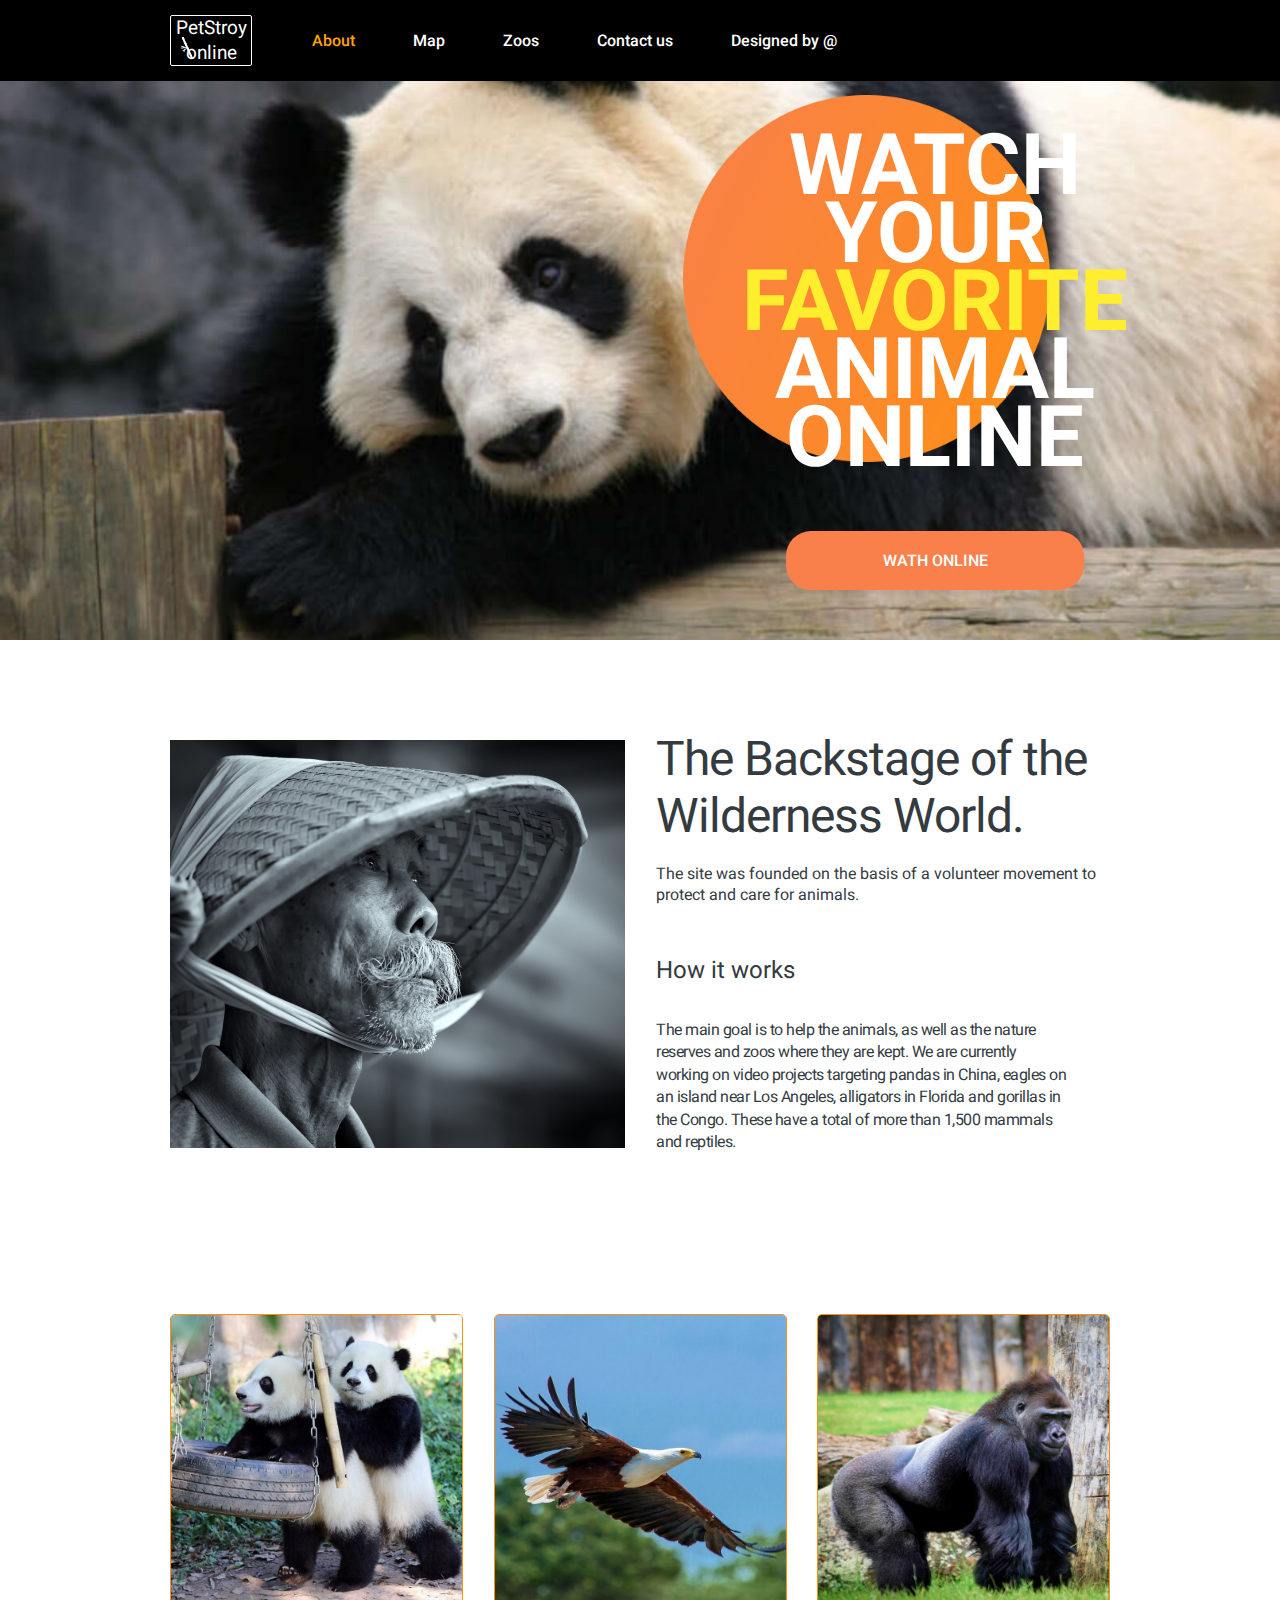
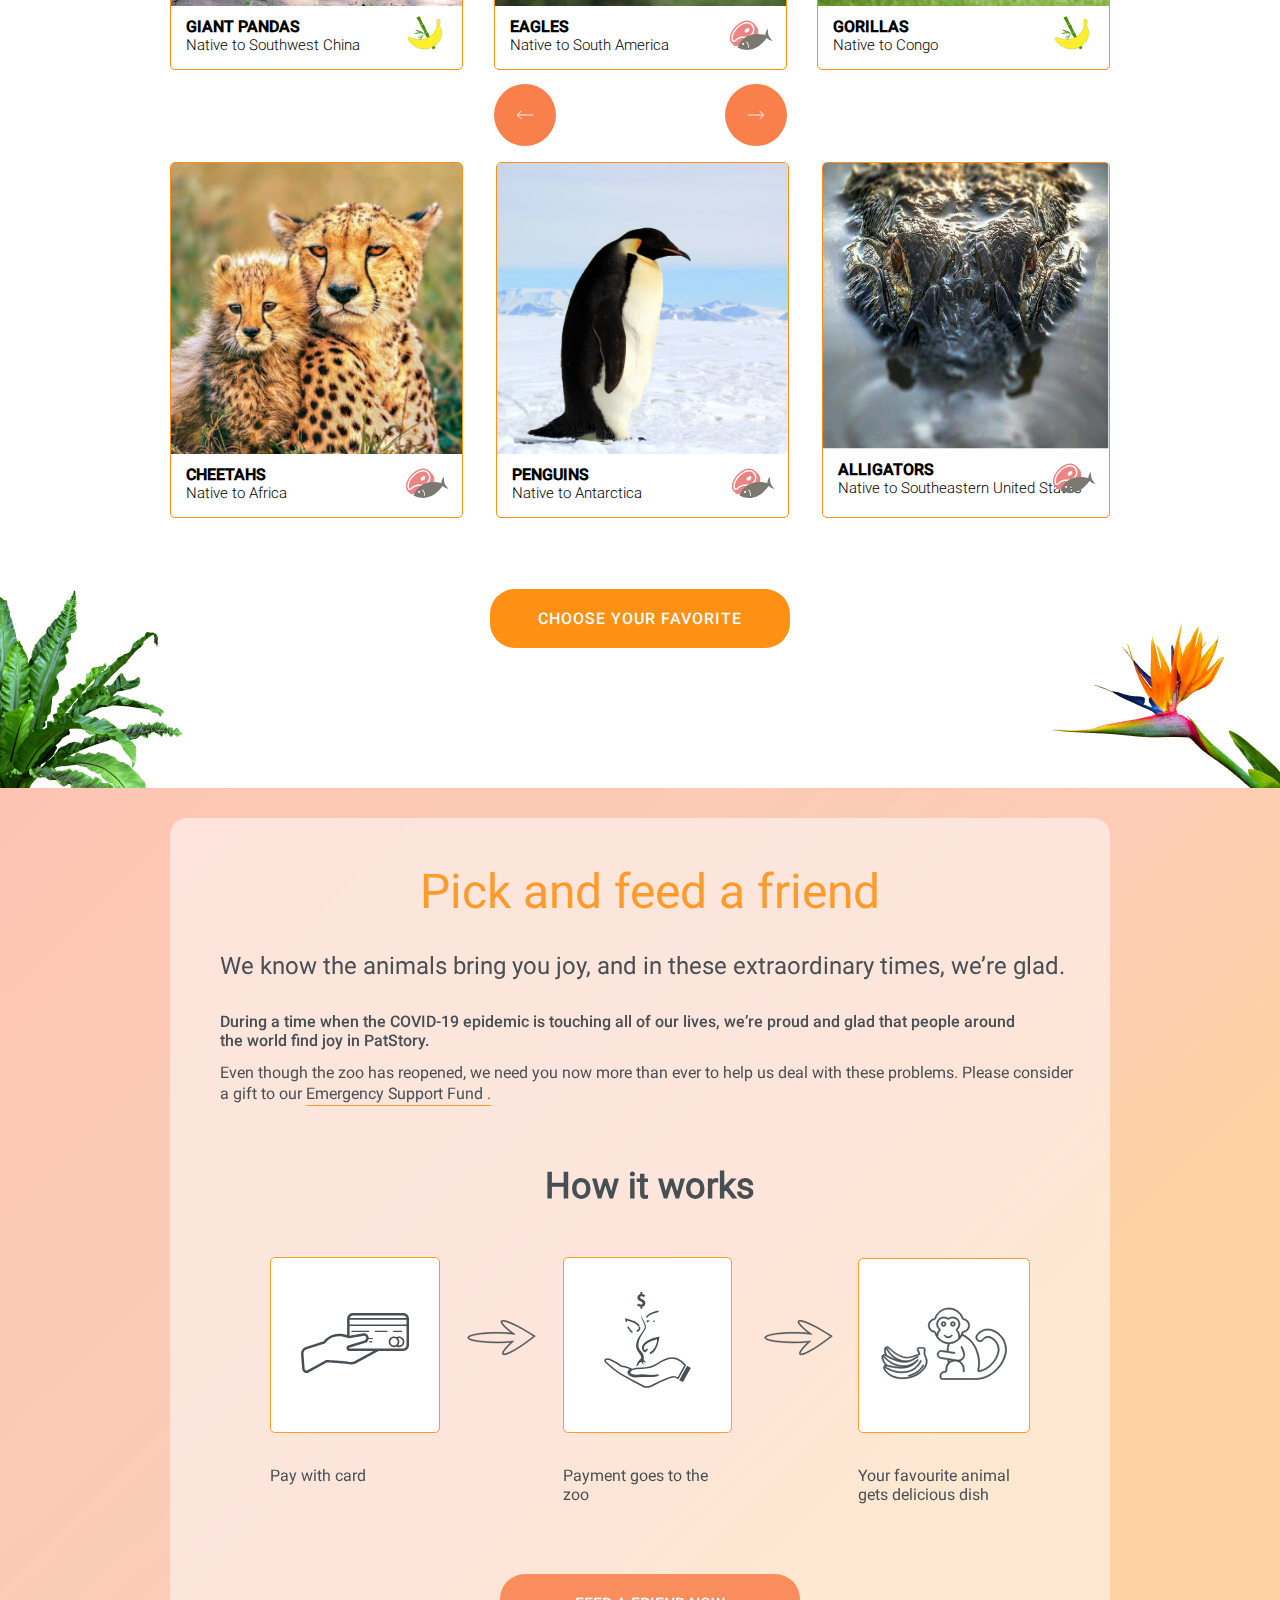
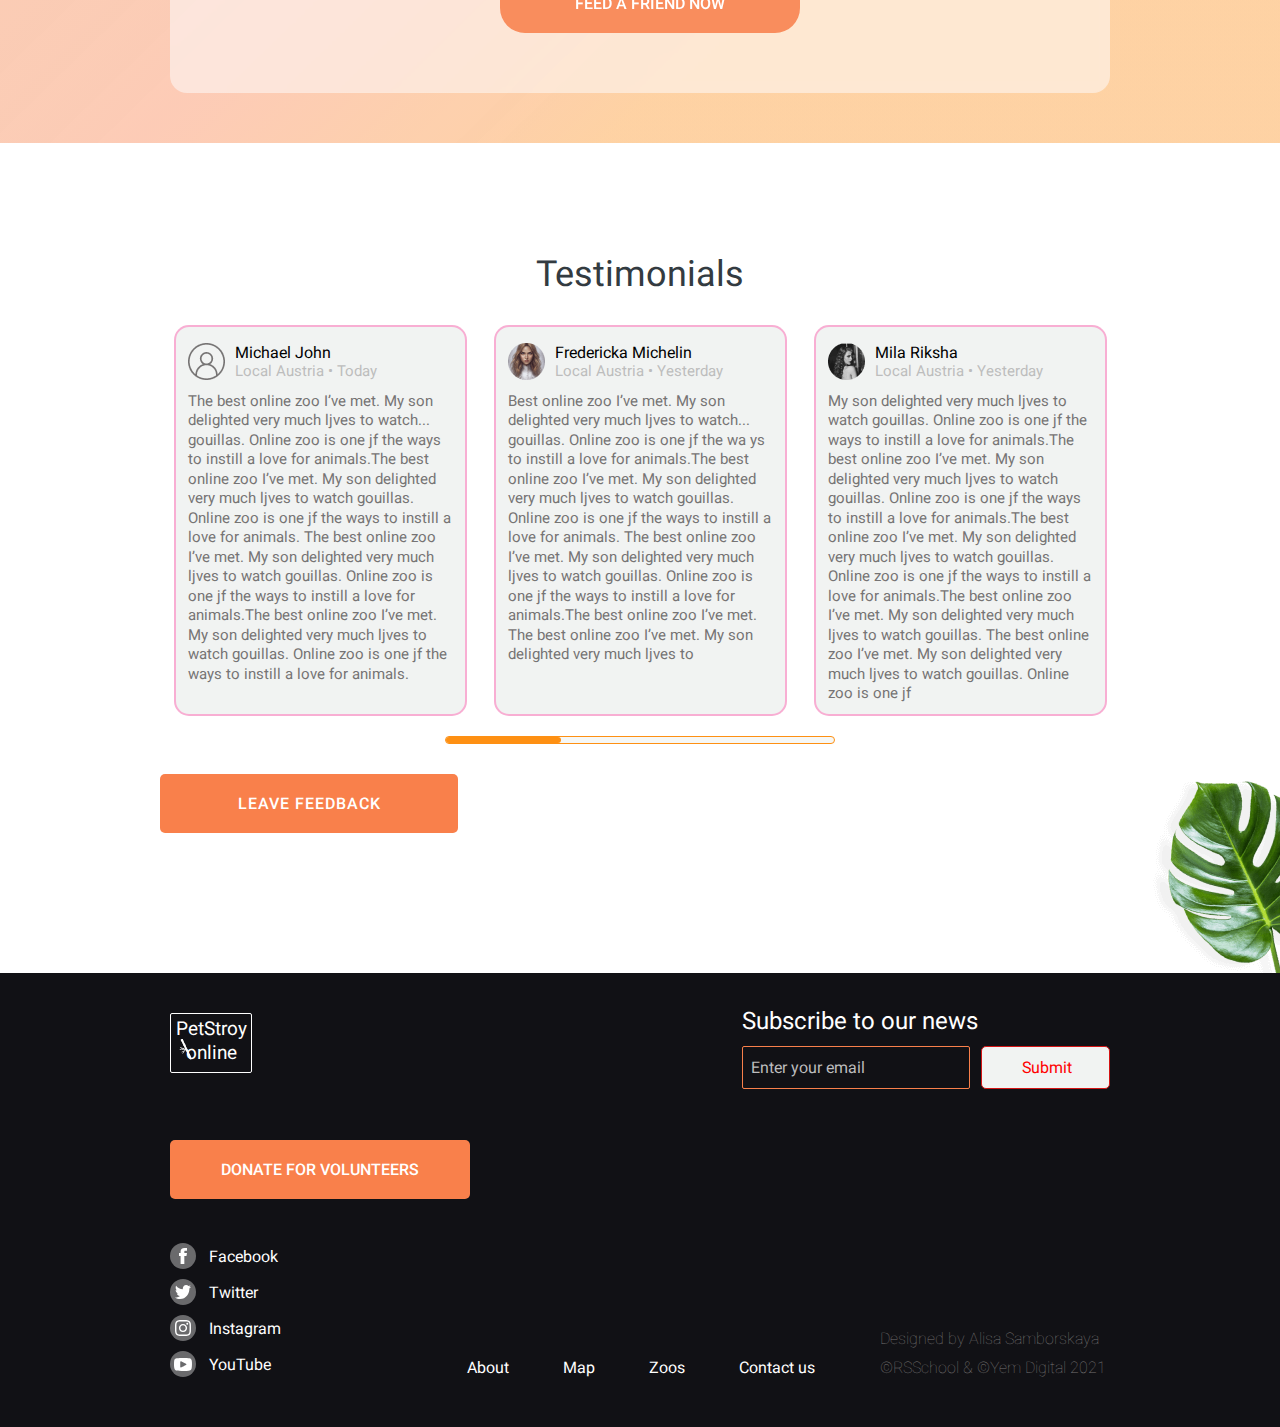
<file: index.html>
<!DOCTYPE html>
<html lang="en">
  <head>
    <meta charset="UTF-8" />
    <meta http-equiv="X-UA-Compatible" content="IE=edge" />
    <meta name="viewport" content="width=device-width, initial-scale=1.0" />
    <title>PetStory online</title>
    <link rel="stylesheet" href="assets/fonts/fonts.css" />
    <link rel="stylesheet" href="css/main.css" />
  </head>
  <body>
    <!--// Header -->
    <div class="header-wrapper">
      <header class="header">
        <div class="container">
          <div class="flex-box">
            <a class="logo" href="#">
              <div class="logo__img">
                <img src="assets/icons/logo.svg" alt="logo icon" />
              </div>
              <h1 class="logo__text">PetStroy online</h1>
            </a>
            <nav>
              <ul class="nav">
                <li class="nav__item">
                  <a class="nav__item-link active" href="#">About</a>
                </li>
                <li class="nav__item">
                  <a
                    class="nav__item-link"
                    href="pages/map/index.html"
                    target="blank"
                    >Map</a
                  >
                </li>
                <li class="nav__item">
                  <a
                    class="nav__item-link"
                    href="../zoos/index.html"
                    target="blank"
                    >Zoos</a
                  >
                </li>
                <li class="nav__item">
                  <a class="nav__item-link" href="#">Contact us</a>
                </li>
                <li class="nav__item">
                  <a
                    class="nav__item-link"
                    href="https://www.figma.com/file/jfEFwkXVj1WRq7sUHDr8os/PetStory-online"
                    target="blank"
                    >Designed by @</a
                  >
                </li>
              </ul>
            </nav>
          </div>
        </div>
      </header>
    </div>
    <!-- Header //-->
    <main>
      <!--// watch-online-->
      <section class="watch-online">
        <div class="container">
          <div class="flex-wrapper">
            <div class="watch-online__content">
              <img
                class="orange-circle"
                src="assets/images/orange.png"
                alt="circle"
              />
              <div class="watch-online__text">
                <h2 class="watch-online__text-title">Watch your</h2>
                <span class="important-text" style="color: rgb(255, 238, 46, 1)"
                  >favorite</span
                >
                <h2 class="watch-online__text-title">animal online</h2>
              </div>
              <a
                class="watch-online__btn"
                href="../zoos/index.html"
                target="blank"
                >wath online</a
              >
            </div>
          </div>
        </div>
      </section>
      <!-- watch-online//-->
      <!--// Features -->
      <div class="flower">
        <section class="features">
          <div class="container">
            <div class="features__content">
              <div class="features__img">
                <img
                  class="cap-small"
                  src="assets/images/bamboo-cap-small.jpg"
                  alt="
              grandfather bamboo"
                />
                <img
                  class="cap-big"
                  src="assets/images/bamboo-cap-desc.jpg"
                  alt="
              grandfather bamboo"
                />
              </div>
              <a class="features__btn" href="../zoos/index.html" target="blank"
                >wath online</a
              >
              <div class="features__text-content">
                <h3 class="features__title">
                  The Backstage of the Wilderness World.
                </h3>
                <p class="features__subtitle">
                  The site was founded on the basis of a volunteer movement to
                  protect and care for animals.
                </p>
                <h4 class="features__desc-title">How it works</h4>
                <p class="features__desc-subtitle">
                  The main goal is to help the animals, as well as the nature
                  reserves and zoos where they are kept. We are currently
                  working on video projects targeting pandas in China, eagles on
                  an island near Los Angeles, alligators in Florida and gorillas
                  in the Congo. These have a total of more than 1,500 mammals
                  and reptiles.
                </p>
              </div>
            </div>
          </div>
        </section>
      </div>
      <!-- Features //-->
      <!--// Cards -->
      <div class="ornamental-plant">
        <section class="animal-cards palm">
          <div class="container">
            <div class="inner">
              <div class="animal-cards__wrapper">
                <div class="animal-cards__item">
                  <div class="animal-cards__img-wrapper">
                    <img
                      class="animal-cards__img"
                      src="assets/images/panda.jpg"
                      alt="panda"
                    />
                  </div>
                  <div class="text-info">
                    <h3 class="animal-cards__name">Giant Pandas</h3>
                    <p class="animal-cards__location">
                      Native to Southwest China
                      <img
                        class="animal-cards__food-icons"
                        src="assets/icons/banana-bamboo_icon.svg"
                        alt="banana-bamboo_icon"
                      />
                    </p>
                  </div>
                </div>
                <div class="animal-cards__item">
                  <img
                    class="animal-cards__img"
                    src="assets/images/eagle.jpg"
                    alt="eagle"
                  />
                  <div class="text-info">
                    <h3 class="animal-cards__name">Eagles</h3>
                    <p class="animal-cards__location">
                      Native to South America
                      <img
                        class="animal-cards__food-icons"
                        src="assets/icons/meet-fish_icon.svg"
                        alt="meet-fish_icon"
                      />
                    </p>
                  </div>
                </div>
                <div class="animal-cards__item">
                  <img
                    class="animal-cards__img"
                    src="assets/images/monkey.jpg"
                    alt="monkey"
                  />

                  <div class="text-info">
                    <h3 class="animal-cards__name">Gorillas</h3>
                    <p class="animal-cards__location">
                      Native to Congo
                      <img
                        class="animal-cards__food-icons"
                        src="assets/icons/banana-bamboo_icon.svg"
                        alt="banana-bamboo_icon"
                      />
                    </p>
                  </div>
                </div>
                <div
                  class="animal-cards__item none animal-cards__item--none sloth"
                >
                  <img
                    class="animal-cards__img"
                    src="assets/images/sloth.jpg"
                    alt="sloth"
                  />
                  <div class="text-info">
                    <h3 class="animal-cards__name">Two-Toed Sloth</h3>
                    <p class="animal-cards__location">
                      Mesoamerica, South America
                      <img
                        class="animal-cards__food-icons"
                        src="assets/icons/banana-bamboo_icon.svg"
                        alt="banana-bamboo_icon"
                      />
                    </p>
                  </div>
                </div>
                <div class="animal-cards__item animal-cards__item--none">
                  <img
                    class="animal-cards__img"
                    src="assets/images/leopard.jpg"
                    alt="leopard"
                  />
                  <div class="text-info">
                    <h3 class="animal-cards__name">Cheetahs</h3>
                    <p class="animal-cards__location">
                      Native to Africa
                      <img
                        class="animal-cards__food-icons"
                        src="assets/icons/meet-fish_icon.svg"
                        alt="meet-fish_icon"
                      />
                    </p>
                  </div>
                </div>
                <div class="animal-cards__item animal-cards__item--none">
                  <div class="animal-cards__pic-wrap">
                    <img
                      class="animal-cards__img"
                      src="assets/images/penguin.jpg"
                      alt="penguin"
                    />
                  </div>
                  <div class="text-info">
                    <h3 class="animal-cards__name">Penguins</h3>
                    <p class="animal-cards__location">
                      Native to Antarctica
                      <img
                        class="animal-cards__food-icons"
                        src="assets/icons/meet-fish_icon.svg"
                        alt="meet-fish_ico"
                      />
                    </p>
                  </div>
                </div>
                <div class="animal-cards__item d-none">
                  <div class="animal-cards__pic-wrap">
                    <img
                      class="animal-cards__img"
                      src="assets/images/crocodile.jpg"
                      alt="crocodile"
                    />
                  </div>
                  <div class="text-info">
                    <h3 class="animal-cards__name">Alligators</h3>
                    <p class="animal-cards__location">
                      Native to Southeastern United States
                      <img
                        class="animal-cards__food-icons"
                        src="assets/icons/meet-fish_icon.svg"
                        alt="meet-fish_ico"
                      />
                    </p>
                  </div>
                </div>
              </div>
            </div>
            <div class="animal-cards__btn-wrapper">
              <a
                class="animal-cards__btn"
                href="/online-zoo/pages/map/index.html"
                target="blank"
                >choose your favorite</a
              >
            </div>
          </div>
        </section>
      </div>
      <!-- Cards //-->
      <section class="feed-animals">
        <div class="container bg-color">
          <div class="arrow-wrapper">
            <h2 class="feed-animals__title">Pick and feed a friend</h2>
            <div class="text-wrapper">
              <h4 class="feed-animals__slogan">
                We know the animals bring you joy, and in these extraordinary
                times, we’re glad.
              </h4>
              <strong class="feed-animals__covid-team"
                >During a time when the COVID-19 epidemic is touching all of our
                lives, we’re proud and glad that people around the world find
                joy in PatStory.</strong
              >
              <p class="feed-animals__subtitle">
                Even though the zoo has reopened, we need you now more than ever
                to help us deal with these problems. Please consider a gift to
                our
                <a
                  class="feed-animals__link"
                  href="/online-zoo/pages/donations/index.html"
                  target="blank"
                  >Emergency Support Fund .</a
                >
              </p>
            </div>
            <h2 class="feed-animals__widget-title">How it works</h2>
            <div class="feed-animals__flex">
              <div class="feed-animals__widget feed-animals__widget--mb">
                <div class="feed-animals__icons--pay">
                  <img src="assets/icons/pay.svg" alt="pay" />
                </div>
                <p class="feed-animals__widget-text">Pay with card</p>
              </div>
              <div class="feed-animals__widget">
                <div class="feed-animals__icons--zoo">
                  <img src="assets/icons/zoo.svg" alt="zoo" />
                </div>
                <p class="feed-animals__widget-text">Payment goes to the zoo</p>
              </div>
              <div class="feed-animals__widget">
                <div class="feed-animals__icons--monkey">
                  <img src="assets/icons/monkey.svg" alt="monkey" />
                </div>
                <p class="feed-animals__widget-text">
                  Your favourite animal gets delicious dish
                </p>
              </div>
            </div>
            <div class="feed-animals__btn-wrap">
              <a href="#" class="feed-animals__btn"> Feed a friend now </a>
            </div>
          </div>
        </div>
      </section>
      <section class="testimonials leav-photo">
        <h2 class="testimonials__title">Testimonials</h2>
        <div class="container container--padding-no">
          <div class="testimonials__wrapper">
            <div class="testimonials__user-review-card">
              <img
                class="testimonials__user-icon"
                src="assets/images/user_icon.png"
                alt="user-avatar"
              />
              <div class="testimonials__user-info">
                <span class="testimonials__user-name">Michael John</span>
                <span class="testimonials__user-location"
                  >Local Austria • Today</span
                >
              </div>
              <p class="testimonials__user-comment">
                The best online zoo I’ve met. My son delighted very much ljves
                to watch... gouillas. Online zoo is one jf the ways to instill a
                love for animals.The best online zoo I’ve met. My son delighted
                very much ljves to watch gouillas. Online zoo is one jf the ways
                to instill a love for animals. The best online zoo I’ve met. My
                son delighted very much ljves to watch gouillas. Online zoo is
                one jf the ways to instill a love for animals.The best online
                zoo I’ve met. My son delighted very much ljves to watch
                gouillas. Online zoo is one jf the ways to instill a love for
                animals.
              </p>
            </div>
            <div
              class="testimonials__user-review-card testimonials__user-review-card--d-none"
            >
              <img
                class="testimonials__user-icon"
                src="assets/images/oskar.png"
                alt="user-avatar"
              />
              <div class="testimonials__user-info">
                <span class="testimonials__user-name">Oskar Samborsky</span>
                <span class="testimonials__user-location"
                  >Local Austria • Yesterday</span
                >
              </div>
              <p class="testimonials__user-comment">
                Online zoo is one jf the ways to instill a love for animals.The
                best online zoo I’ve met. My son delighted very much ljves to
                watch gouillas. Online zoo is one jf the ways to instill a love
                for animals.The best online zoo I’ve met. My son delighted very
                much ljves to watch gouillas. The best online zoo I’ve met. My
                son delighted very much ljves to watch gouillas. Online zoo is
                one jf the ways to instill a love for animals.The best online
                zoo I’ve met. My son delighted very much ljves to watch
                gouillas. Online zoo is one jf the ways to instill a love fo
              </p>
            </div>
            <div class="testimonials__user-review-card">
              <img
                class="testimonials__user-icon"
                src="assets/images/fredericka.png"
                alt="avatar"
              />
              <div class="testimonials__user-info">
                <span class="testimonials__user-name">Fredericka Michelin</span>
                <span class="testimonials__user-location"
                  >Local Austria • Yesterday</span
                >
              </div>
              <p class="testimonials__user-comment">
                Best online zoo I’ve met. My son delighted very much ljves to
                watch... gouillas. Online zoo is one jf the wa ys to instill a
                love for animals.The best online zoo I’ve met. My son delighted
                very much ljves to watch gouillas. Online zoo is one jf the ways
                to instill a love for animals. The best online zoo I’ve met. My
                son delighted very much ljves to watch gouillas. Online zoo is
                one jf the ways to instill a love for animals.The best online
                zoo I’ve met. The best online zoo I’ve met. My son delighted
                very much ljves to
              </p>
            </div>
            <div class="testimonials__user-review-card">
              <img
                class="testimonials__user-icon"
                src="assets/images/mila.png"
                alt="user-avatar"
              />
              <div class="testimonials__user-info">
                <span class="testimonials__user-name">Mila Riksha</span>
                <span class="testimonials__user-location"
                  >Local Austria • Yesterday</span
                >
              </div>
              <p class="testimonials__user-comment">
                My son delighted very much ljves to watch gouillas. Online zoo
                is one jf the ways to instill a love for animals.The best online
                zoo I’ve met. My son delighted very much ljves to watch
                gouillas. Online zoo is one jf the ways to instill a love for
                animals.The best online zoo I’ve met. My son delighted very much
                ljves to watch gouillas. Online zoo is one jf the ways to
                instill a love for animals.The best online zoo I’ve met. My son
                delighted very much ljves to watch gouillas. The best online zoo
                I’ve met. My son delighted very much ljves to watch gouillas.
                Online zoo is one jf
              </p>
            </div>
          </div>
          <div class="line-csroll">
            <input
              class="input-line-csroll"
              type="range"
              value="0"
              min="0"
              max="100"
            />
          </div>
          <div class="testimonials__btn-wrap">
            <a href="#" class="testimonials__leave-feedback-btn"
              >leave feedback</a
            >
          </div>
        </div>
      </section>
      <div class="footer-wrapper">
        <footer class="footer">
          <div class="container">
            <div class="footer__top-row">
              <div class="footer__column">
                <a class="footer__logo" href="#">
                  <div class="footer__logo__img">
                    <img src="assets/icons/logo.svg" alt="logo-icon" />
                  </div>
                  <div class="footer__logo__text">PetStroy online</div>
                </a>
                <div class="social-icons social-icons--top-list-640">
                  <ul class="social-icons__list">
                    <li class="social-icons__list-item">
                      <a
                        class="social-icons__list-item-link"
                        href="https://ru-ru.facebook.com/"
                        target="blank"
                        ><img
                          class="social-icons__list-item-img"
                          src="assets/icons/face-book.svg"
                          alt="facebook"
                        />
                      </a>
                    </li>
                    <li class="social-icons__list-item">
                      <a
                        class="social-icons__list-item-link"
                        href="https://twitter.com/?lang=ru"
                        target="blank"
                        ><img
                          class="social-icons__list-item-img"
                          src="assets/icons/twitter.svg"
                          alt="twitter"
                        />
                      </a>
                    </li>
                    <li class="social-icons__list-item">
                      <a
                        class="social-icons__list-item-link"
                        href="https://www.instagram.com/"
                        target="blank"
                        ><img
                          src="assets/icons/instagramm.svg"
                          alt="instagram"
                        />
                      </a>
                    </li>
                    <li class="social-icons__list-item">
                      <a
                        class="social-icons__list-item-link"
                        href="https://www.youtube.com/"
                        target="blank"
                        ><img
                          class="social-icons__list-item-img"
                          src="assets/icons/yuo-tube.svg"
                          alt="you tube"
                        />
                      </a>
                    </li>
                  </ul>
                </div>
                <a
                  class="footer__donation-btn--dnone-320px"
                  href="/online-zoo/pages/donations/index.html"
                  target="blank"
                  >donate for volunteers</a
                >
              </div>
              <div class="form">
                <h3 class="form__title">Subscribe to our news</h3>
                <form action="">
                  <input
                    class="form__input"
                    type="email"
                    placeholder="Enter your email"
                    required
                  />
                  <button class="form__btn" type="submit">Submit</button>
                </form>
              </div>
              <div class="social-icons social-icons--top-list">
                <ul class="social-icons__list">
                  <li class="social-icons__list-item">
                    <a
                      class="social-icons__list-item-link"
                      href="https://ru-ru.facebook.com/"
                      target="blank"
                      ><img
                        class="social-icons__list-item-img"
                        src="assets/icons/face-book.svg"
                        alt="facebook"
                      />
                    </a>
                  </li>
                  <li class="social-icons__list-item">
                    <a
                      class="social-icons__list-item-link"
                      href="https://twitter.com/?lang=ru"
                      target="blank"
                      ><img
                        class="social-icons__list-item-img"
                        src="assets/icons/twitter.svg"
                        alt="twitter"
                      />
                    </a>
                  </li>
                  <li class="social-icons__list-item">
                    <a
                      class="social-icons__list-item-link"
                      href="https://www.instagram.com/"
                      target="blank"
                      ><img src="assets/icons/instagramm.svg" alt="instagram" />
                    </a>
                  </li>
                  <li class="social-icons__list-item">
                    <a
                      class="social-icons__list-item-link"
                      href="https://www.youtube.com/"
                      target="blank"
                      ><img
                        class="social-icons__list-item-img"
                        src="assets/icons/yuo-tube.svg"
                        alt="you tube"
                      />
                    </a>
                  </li>
                </ul>
              </div>
            </div>
            <div class="footer__bottom-row">
              <a
                class="footer__donation-btn--dnone-640"
                href="/online-zoo/pages/donations/index.html"
                target="blank"
                >donate for volunteers</a
              >
              <div class="social-icons">
                <ul class="social-icons__list">
                  <li class="social-icons__list-item">
                    <a
                      class="social-icons__list-item-link"
                      href="https://ru-ru.facebook.com/"
                      target="blank"
                      ><img
                        class="social-icons__list-item-img"
                        src="assets/icons/face-book.svg"
                        alt="facebook"
                      />
                      <span class="social-icons__social-icons-name"
                        >Facebook</span
                      ></a
                    >
                  </li>
                  <li class="social-icons__list-item">
                    <a
                      class="social-icons__list-item-link"
                      href="https://twitter.com/?lang=ru"
                      target="blank"
                      ><img
                        class="social-icons__list-item-img"
                        src="assets/icons/twitter.svg"
                        alt="twitter"
                      />
                      <span class="social-icons__social-icons-name"
                        >Twitter</span
                      ></a
                    >
                  </li>
                  <li class="social-icons__list-item">
                    <a
                      class="social-icons__list-item-link"
                      href="https://www.instagram.com/"
                      target="blank"
                      ><img src="assets/icons/instagramm.svg" alt="instagram" />
                      <span class="social-icons__social-icons-name"
                        >Instagram</span
                      ></a
                    >
                  </li>
                  <li class="social-icons__list-item">
                    <a
                      class="social-icons__list-item-link"
                      href="https://www.youtube.com/"
                      target="blank"
                      ><img
                        class="social-icons__list-item-img"
                        src="assets/icons/yuo-tube.svg"
                        alt="you tube"
                      />
                      <span class="social-icons__social-icons-name"
                        >YouTube</span
                      ></a
                    >
                  </li>
                </ul>
              </div>
              <nav class="footer__nav">
                <ul class="footer__nav-list">
                  <li class="footer__list-item">
                    <a href="#">About</a>
                  </li>
                  <li class="footer__list-item">
                    <a href="/online-zoo/pages/map/index.html" target="blank"
                      >Map</a
                    >
                  </li>
                  <li class="footer__list-item">
                    <a href="/online-zoo/pages/zoos/index.html" target="blank"
                      >Zoos</a
                    >
                  </li>
                  <li class="footer__list-item">
                    <a href="https://t.me/locrun">Contact us</a>
                  </li>
                </ul>
              </nav>
              <div class="copy">
                <span class="text">Designed by Alisa Samborskaya</span>
                <span class="text">©RSSchool & ©Yem Digital 2021</span>
              </div>
            </div>
          </div>
        </footer>
      </div>
    </main>
    <script src="main.js"></script>
  </body>
</html>
</file>
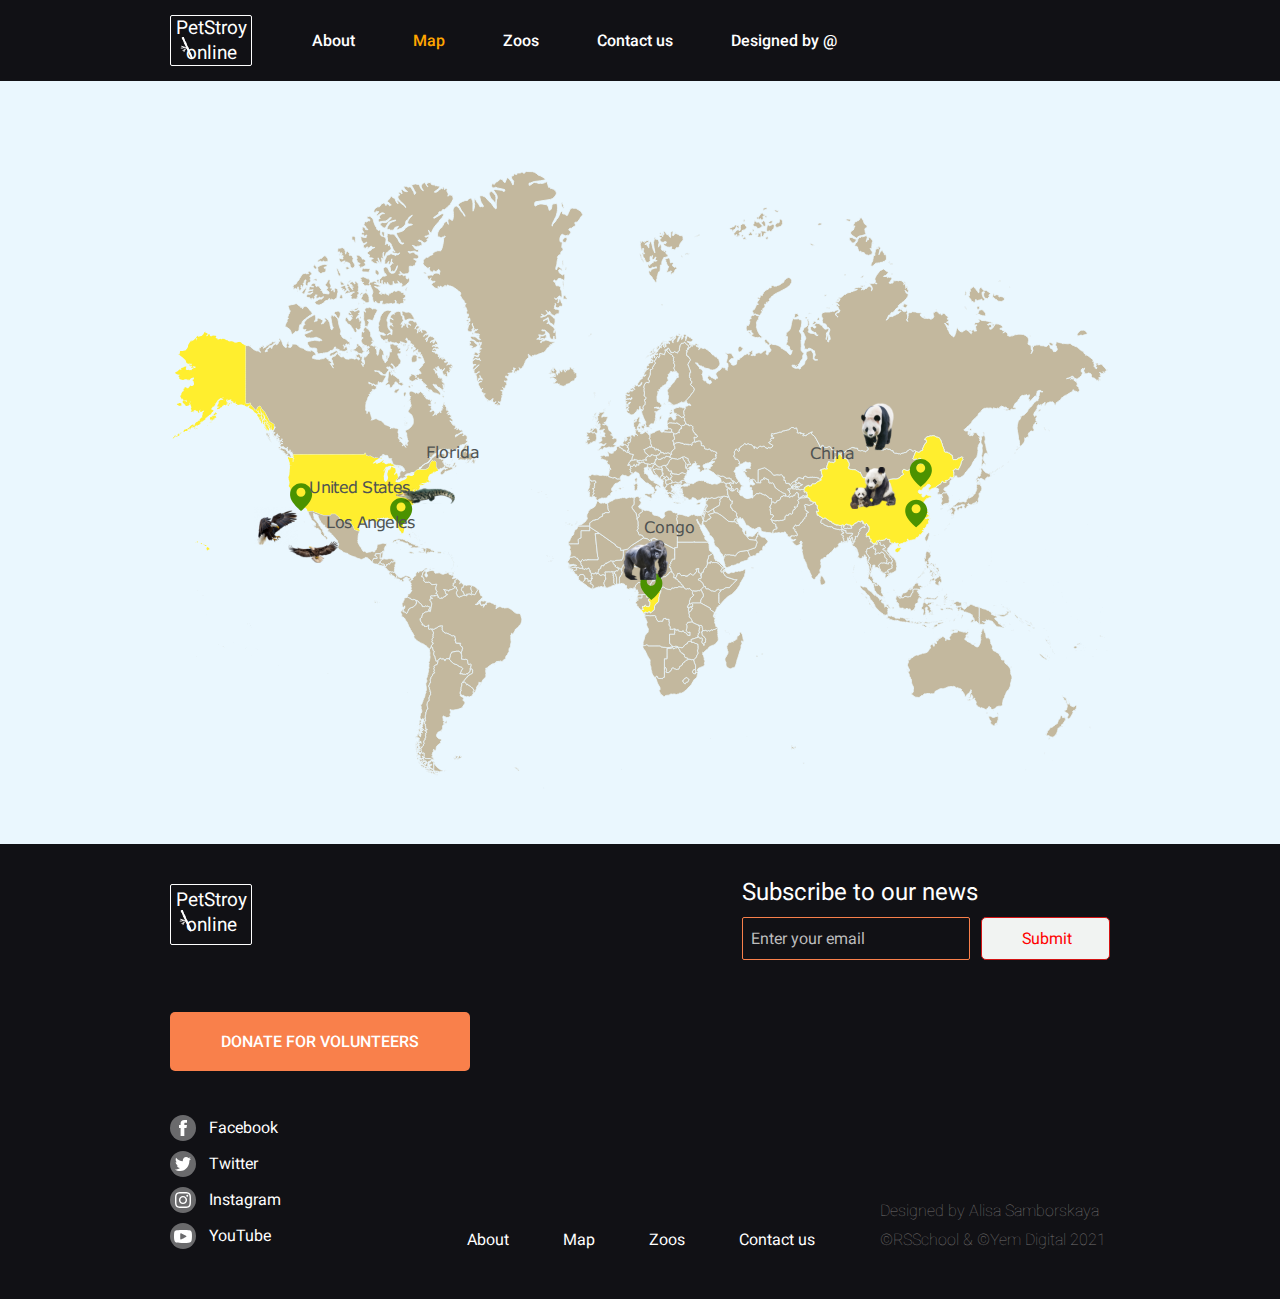
<file: pages/map/index.html>
<!DOCTYPE html>
<html lang="en">
  <head>
    <meta charset="UTF-8" />
    <meta http-equiv="X-UA-Compatible" content="IE=edge" />
    <meta name="viewport" content="width=device-width, initial-scale=1.0" />
    <link rel="stylesheet" href="assets/fonts/fonts.css" />
    <link rel="stylesheet" href="css/main.css" />
    <title>Map</title>
  </head>
  <body>
    <!--// Header -->
    <div class="wrapper">
      <header class="header">
        <div class="container">
          <div class="flex-box">
            <a class="logo" href="#">
              <div class="logo__img">
                <img src="assets/icons/logo.svg" alt="logo icon" />
              </div>
              <h1 class="logo__text">PetStroy online</h1>
            </a>
            <nav>
              <ul class="nav">
                <li class="nav__item">
                  <a class="nav__item-link" href="#">About</a>
                </li>
                <li class="nav__item">
                  <a
                    class="nav__item-link active"
                    href="../map/index.html"
                    target="blank"
                    >Map</a
                  >
                </li>
                <li class="nav__item">
                  <a
                    class="nav__item-link"
                    href="../zoos/index.html"
                    target="blank"
                    >Zoos</a
                  >
                </li>
                <li class="nav__item">
                  <a class="nav__item-link" href="#">Contact us</a>
                </li>
                <li class="nav__item">
                  <a
                    class="nav__item-link"
                    href="https://www.figma.com/file/jfEFwkXVj1WRq7sUHDr8os/PetStory-online"
                    target="blank"
                    >Designed by @</a
                  >
                </li>
              </ul>
            </nav>
          </div>
        </div>
      </header>
    </div>
    <!-- Header //-->
    <main class="main">
      <section class="map-wrapper">
        <div class="home">
          <div class="areal-icon-bg">
            <div class="home__panda">
              <div class="home__country">China</div>
              <img
                class="home__panda-img"
                src="../map/assets/icons/panda.svg"
                alt="panda"
              />
              <img
                class="home__panda-parent-img"
                src="../map/assets/icons/parent-panda.svg"
                alt="panda"
              />
              <span class="tooltip panda">
                <p class="tooltip__name">Giant Panda,</p>
                <p class="tooltip__home">China</p>
                <a class="tooltip__btn" href="#">Whatch online</a>
              </span>
            </div>
            <div class="home__gorillas">
              <div class="home__country--congo">Congo</div>
              <div class="home__gorrilas-img">
                <img src="../map/assets/icons/gorillas.svg" alt="gorillas" />
              </div>
              <span class="tooltip gorillas">
                <p class="tooltip__name">Eastern Gorilla,</p>
                <p class="tooltip__home">Congo</p>
                <a class="tooltip__btn" href="#">Whatch online</a>
              </span>
            </div>
            <div class="home__lonely-crocodile">
              <div class="home__country--florida">Florida</div>
              <div class="home__crocodile-img">
                <img
                  src="../map/assets/icons/lonely-crocodile.svg"
                  alt="lonely-crocodile"
                />
              </div>
              <span class="tooltip crocodile">
                <p class="tooltip__name">Lonely Crocodile,</p>
                <p class="tooltip__home">Florida, USA</p>
                <a class="tooltip__btn" href="#">Whatch online</a>
              </span>
            </div>
            <div class="home__eagle">
              <div class="home__country--USA">
                United States
                <p class="home__sity">Los Angeles</p>
              </div>
              <div class="home__eagle-img">
                <img
                  class="eagle-male"
                  src="../map/assets/icons/eagle1.svg"
                  alt="eagle"
                />
                <img
                  class="eagle-female"
                  src="../map/assets/icons/eagle2.svg"
                  alt="eagle"
                />
              </div>
              <span class="tooltip eagle">
                <p class="tooltip__name">Bald Eagle</p>
                <p class="tooltip__home">United States</p>
                <a class="tooltip__btn" href="#">Whatch online</a>
              </span>
            </div>
          </div>
        </div>
      </section>
    </main>
    <!-- Footer -->
    <div class="wrapper">
      <footer class="footer">
        <div class="container">
          <div class="footer__top-row">
            <div class="footer__column">
              <a class="footer__logo" href="#">
                <div class="footer__logo__img">
                  <img src="assets/icons/logo.svg" alt="logo-icon" />
                </div>
                <div class="footer__logo__text">PetStroy online</div>
              </a>
              <div class="social-icons social-icons--top-list-640">
                <ul class="social-icons__list">
                  <li class="social-icons__list-item">
                    <a
                      class="social-icons__list-item-link"
                      href="https://ru-ru.facebook.com/"
                      target="blank"
                      ><img
                        class="social-icons__list-item-img"
                        src="assets/icons/face-book.svg"
                        alt="facebook"
                      />
                    </a>
                  </li>
                  <li class="social-icons__list-item">
                    <a
                      class="social-icons__list-item-link"
                      href="https://twitter.com/?lang=ru"
                      target="blank"
                      ><img
                        class="social-icons__list-item-img"
                        src="assets/icons/twitter.svg"
                        alt="twitter"
                      />
                    </a>
                  </li>
                  <li class="social-icons__list-item">
                    <a
                      class="social-icons__list-item-link"
                      href="https://www.instagram.com/"
                      target="blank"
                      ><img src="assets/icons/instagramm.svg" alt="instagram" />
                    </a>
                  </li>
                  <li class="social-icons__list-item">
                    <a
                      class="social-icons__list-item-link"
                      href="https://www.youtube.com/"
                      target="blank"
                      ><img
                        class="social-icons__list-item-img"
                        src="assets/icons/yuo-tube.svg"
                        alt="you tube"
                      />
                    </a>
                  </li>
                </ul>
              </div>
              <a
                class="footer__donation-btn--dnone-320px"
                href="/online-zoo/pages/donations/index.html"
                target="blank"
                >donate for volunteers</a
              >
            </div>
            <div class="form">
              <h3 class="form__title">Subscribe to our news</h3>
              <form action="">
                <input
                  class="form__input"
                  type="email"
                  placeholder="Enter your email"
                  required
                />
                <button class="form__btn" type="submit">Submit</button>
              </form>
            </div>
            <div class="social-icons social-icons--top-list">
              <ul class="social-icons__list">
                <li class="social-icons__list-item">
                  <a
                    class="social-icons__list-item-link"
                    href="https://ru-ru.facebook.com/"
                    target="blank"
                    ><img
                      class="social-icons__list-item-img"
                      src="assets/icons/face-book.svg"
                      alt="facebook"
                    />
                  </a>
                </li>
                <li class="social-icons__list-item">
                  <a
                    class="social-icons__list-item-link"
                    href="https://twitter.com/?lang=ru"
                    target="blank"
                    ><img
                      class="social-icons__list-item-img"
                      src="assets/icons/twitter.svg"
                      alt="twitter"
                    />
                  </a>
                </li>
                <li class="social-icons__list-item">
                  <a
                    class="social-icons__list-item-link"
                    href="https://www.instagram.com/"
                    target="blank"
                    ><img src="assets/icons/instagramm.svg" alt="instagram" />
                  </a>
                </li>
                <li class="social-icons__list-item">
                  <a
                    class="social-icons__list-item-link"
                    href="https://www.youtube.com/"
                    target="blank"
                    ><img
                      class="social-icons__list-item-img"
                      src="assets/icons/yuo-tube.svg"
                      alt="you tube"
                    />
                  </a>
                </li>
              </ul>
            </div>
          </div>
          <div class="footer__bottom-row">
            <a
              class="footer__donation-btn--dnone-640"
              href="/online-zoo/pages/donations/index.html"
              target="blank"
              >donate for volunteers</a
            >
            <div class="social-icons">
              <ul class="social-icons__list">
                <li class="social-icons__list-item">
                  <a
                    class="social-icons__list-item-link"
                    href="https://ru-ru.facebook.com/"
                    target="blank"
                    ><img
                      class="social-icons__list-item-img"
                      src="assets/icons/face-book.svg"
                      alt="facebook"
                    />
                    <span class="social-icons__social-icons-name"
                      >Facebook</span
                    ></a
                  >
                </li>
                <li class="social-icons__list-item">
                  <a
                    class="social-icons__list-item-link"
                    href="https://twitter.com/?lang=ru"
                    target="blank"
                    ><img
                      class="social-icons__list-item-img"
                      src="assets/icons/twitter.svg"
                      alt="twitter"
                    />
                    <span class="social-icons__social-icons-name"
                      >Twitter</span
                    ></a
                  >
                </li>
                <li class="social-icons__list-item">
                  <a
                    class="social-icons__list-item-link"
                    href="https://www.instagram.com/"
                    target="blank"
                    ><img src="assets/icons/instagramm.svg" alt="instagram" />
                    <span class="social-icons__social-icons-name"
                      >Instagram</span
                    ></a
                  >
                </li>
                <li class="social-icons__list-item">
                  <a
                    class="social-icons__list-item-link"
                    href="https://www.youtube.com/"
                    target="blank"
                    ><img
                      class="social-icons__list-item-img"
                      src="assets/icons/yuo-tube.svg"
                      alt="you tube"
                    />
                    <span class="social-icons__social-icons-name"
                      >YouTube</span
                    ></a
                  >
                </li>
              </ul>
            </div>
            <nav class="footer__nav">
              <ul class="footer__nav-list">
                <li class="footer__list-item">
                  <a href="#">About</a>
                </li>
                <li class="footer__list-item">
                  <a href="/online-zoo/pages/map/index.html" target="blank"
                    >Map</a
                  >
                </li>
                <li class="footer__list-item">
                  <a href="/online-zoo/pages/zoos/index.html" target="blank"
                    >Zoos</a
                  >
                </li>
                <li class="footer__list-item">
                  <a href="https://t.me/locrun">Contact us</a>
                </li>
              </ul>
            </nav>
            <div class="copy">
              <span class="text">Designed by Alisa Samborskaya</span>
              <span class="text">©RSSchool & ©Yem Digital 2021</span>
            </div>
          </div>
        </div>
      </footer>
    </div>
  </body>
</html>
</file>
<file: assets/fonts/fonts.css>
@font-face {
  font-family: "Roboto-Bold";
  src: url("../fonts/Roboto-Bold.eot");
  src: local("☺"), url("../fonts/Roboto-Bold.woff") format("woff"),
    url("../fonts/Roboto-Bold.ttf") format("truetype"),
    url("../fonts/Roboto-Bold.svg") format("svg");
  font-weight: 700;
  font-style: normal;
}

@font-face {
  font-family: "Roboto-Medium";
  src: url("../fonts/Roboto-Medium.eot");
  src: local("☺"), url("../fonts/Roboto-Medium.woff") format("woff"),
    url("../fonts/Roboto-Medium.ttf") format("truetype"),
    url("../fonts/Roboto-Medium.svg") format("svg");
  font-weight: 500;
  font-style: normal;
}

@font-face {
  font-family: "Roboto-Regular";
  src: url("../fonts/Roboto-Regular.eot");
  src: local("☺"), url("../fonts/Roboto-Regular.woff") format("woff"),
    url("../fonts/Roboto-Regular.ttf") format("truetype"),
    url("../fonts/Roboto-Regular.svg") format("svg");
  font-weight: 400;
  font-style: normal;
}

@font-face {
  font-family: "Roboto-Light";
  src: url("../fonts/Roboto-Light.eot");
  src: local("☺"), url("../fonts/Roboto-Light.woff") format("woff"),
    url("../fonts/Roboto-Light.ttf") format("truetype"),
    url("../fonts/Roboto-Light.svg") format("svg");
  font-weight: 300;
  font-style: normal;
}

@font-face {
  font-family: "Roboto-Thin";
  src: url("../fonts/Roboto-Thin.eot");
  src: local("☺"), url("../fonts/Roboto-Thin.woff") format("woff"),
    url("../fonts/Roboto-Thin.ttf") format("truetype"),
    url("../fonts/Roboto-Thin.svg") format("svg");
  font-weight: 100;
  font-style: normal;
}

@font-face {
  font-family: "Verdana";
  src: url("../fonts/verdana.eot");
  src: local("☺"), url("../fonts/verdana.woff") format("woff"),
    url("../fonts/verdana.ttf") format("truetype"),
    url("../fonts/verdana.svg") format("svg");
  font-weight: 400;
  font-style: normal;
}
</file>
<file: css/main.css>
body {
  margin: 0;
}
* {
  box-sizing: border-box;
}
img {
  max-width: 100%;
  height: auto;
}
a {
  text-decoration: none;
}
h1,
h2,
h3 {
  margin: 0;
}
.header-wrapper {
  background: black;
  position: fixed;
  top: 0;
  left: 0;
  right: 0;
  z-index: 99;
  height: 40px;
}
@media (min-width: 1200px) {
  .header-wrapper {
    position: static;
    height: auto;
  }
}
.footer-wrapper {
  background: #111115;
}
.container {
  max-width: 1160px;
  margin: 0 auto;
  padding: 0 10px;
}
@media (min-width: 640px) {
  .container {
    padding: 0 20px;
  }
}
@media (min-width: 1200px) {
  .container {
    padding: 0;
  }
}
.inner {
  max-width: 1160px;
  margin: 0 auto;
  position: relative;
}
.none {
  display: none;
}
.header {
  background-color: black;
  padding-top: 5px;
  padding-bottom: 5px;
  position: relative;
  max-width: 600px;
  margin: 0 auto;
  position: fixed;
  top: 0;
  left: 0;
  right: 0;
  z-index: 99;
}
@media (min-width: 1200px) {
  .header {
    position: static;
  }
}
.header .container {
  padding: 0 10px;
}
@media (min-width: 640px) {
  .header .container {
    padding-left: 0;
    padding-right: 0;
  }
}
@media (min-width: 1200px) {
  .header {
    padding-top: 15px;
    padding-bottom: 15px;
    max-width: 940px;
    margin: 0 auto;
  }
}
@media (min-width: 1600px) {
  .header {
    max-width: 1160px;
  }
}
.logo {
  text-align: center;
  display: inline-block;
  width: 46px;
  position: relative;
  margin-right: 60px;
}
@media (min-width: 1200px) {
  .logo {
    width: 82px;
  }
}
.logo__img {
  position: absolute;
  width: 8px;
  height: 13px;
  left: 4px;
  top: 13px;
}
@media (min-width: 1200px) {
  .logo__img {
    position: absolute;
    width: 13px;
    height: 25px;
    left: 9px;
    top: 20px;
  }
}
.logo__text {
  font-family: "Roboto-Regular";
  font-size: 12px;
  font-weight: 400;
  color: #fff;
  line-height: 1.3;
}
@media (min-width: 1200px) {
  .logo__text {
    font-size: 19px;
    line-height: 1.3;
  }
}
@media (min-width: 1200px) {
  .logo {
    border: 1px solid #ffffff;
    border-radius: 2px;
  }
}
.nav {
  display: flex;
  margin: 0;
  padding: 0;
  list-style-type: none;
  display: none;
}
@media (min-width: 1200px) {
  .nav {
    display: flex;
  }
}
.nav__item {
  margin-right: 58px;
}
.nav__item:last-child {
  margin-right: 0;
}
.nav__item-link {
  font-family: "Roboto-Medium";
  font-size: 16px;
  color: #fff;
  text-decoration: none;
}
.nav .active {
  color: orange;
  cursor: default;
}
.header:after {
  content: url("../assets/icons/burger-menu.svg");
  display: block;
  position: absolute;
  right: 10px;
  top: 11px;
}
@media (min-width: 1200px) {
  .header:after {
    display: none;
  }
}
.flex-box {
  display: flex;
  align-items: center;
}
.watch-online {
  background-image: url("../assets/images/bg.jpg");
  background-size: cover;
  background-repeat: no-repeat;
  background-position: center;
}
@media (min-width: 450px) {
  .watch-online {
    padding-top: 30px;
    padding-bottom: 30px;
  }
}
@media (min-width: 640px) {
  .watch-online {
    padding-top: 60px;
    padding-bottom: 45px;
    background-size: cover;
  }
}
@media (min-width: 820px) {
  .watch-online {
    padding-top: 90px;
    padding-bottom: 90px;
  }
}
@media (min-width: 960px) {
  .watch-online {
    padding-top: 120px;
    padding-bottom: 120px;
  }
}
@media (min-width: 1200px) {
  .watch-online {
    padding-top: 50px;
    padding-bottom: 50px;
  }
}
@media (min-width: 1600px) {
  .watch-online {
    padding-top: 90px;
    padding-bottom: 100px;
    background-position: bottom 20% left 0;
    background-size: 100%;
  }
}
.watch-online .flex-wrapper {
  display: flex;
  justify-content: flex-end;
  padding-top: 80px;
  padding-bottom: 40px;
}
@media (min-width: 640px) {
  .watch-online .flex-wrapper {
    display: block;
    padding: 0;
  }
}
@media (min-width: 1200px) {
  .watch-online .flex-wrapper {
    display: flex;
    justify-content: flex-end;
  }
}
.watch-online__content {
  position: relative;
}
@media (min-width: 640px) {
  .watch-online__content {
    max-width: 600px;
    margin: 0 auto;
  }
}
@media (min-width: 1200px) {
  .watch-online__content {
    max-width: 940px;
    margin: 0 auto;
    text-align: center;
    margin-right: 85px;
  }
}
@media (min-width: 1600px) {
  .watch-online__content {
    margin-right: 0;
  }
}
.watch-online__text {
  max-width: 130px;
  float: right;
  position: relative;
}
@media (min-width: 640px) {
  .watch-online__text {
    max-width: 255px;
    margin-top: 30px;
  }
}
@media (min-width: 1200px) {
  .watch-online__text {
    max-width: 400px;
    height: 400px;
    float: none;
    margin-top: 0;
  }
}
@media (min-width: 1600px) {
  .watch-online__text {
    max-width: 500px;
    height: 400px;
    float: none;
  }
}
.watch-online__text-title {
  font-family: "Roboto-Bold";
  font-size: 28px;
  line-height: 21px;
  color: #fff;
  text-transform: uppercase;
  text-align: center;
}
@media (min-width: 640px) {
  .watch-online__text-title {
    font-family: "Roboto-Bold";
    font-weight: 700;
    fonst-style: normal;
    font-size: 54px;
    line-height: 0.8;
  }
}
@media (min-width: 1200px) {
  .watch-online__text-title {
    font-family: "Roboto-Bold";
    font-weight: 700;
    fonst-style: normal;
    font-size: 85px;
    text-align: center;
  }
}
@media (min-width: 1600px) {
  .watch-online__text-title {
    font-family: "Roboto-Bold";
    font-size: 106.5px;
    line-height: 79px;
    color: #fff;
    text-transform: uppercase;
    text-align: center;
  }
}
.watch-online .important-text {
  font-family: "Roboto-Bold";
  font-size: 28px;
  line-height: 21px;
  color: #fff;
  text-transform: uppercase;
  text-align: center;
}
@media (min-width: 640px) {
  .watch-online .important-text {
    font-family: "Roboto-Bold";
    font-weight: 700;
    fonst-style: normal;
    font-size: 54px;
    line-height: 40px;
    text-align: center;
  }
}
@media (min-width: 1200px) {
  .watch-online .important-text {
    font-family: "Roboto-Bold";
    font-weight: 700;
    fonst-style: normal;
    font-size: 85px;
    line-height: 0.8;
    text-align: center;
  }
}
@media (min-width: 1600px) {
  .watch-online .important-text {
    font-family: "Roboto-Bold";
    font-size: 106.5px;
    line-height: 0.8;
    display: inline-block;
    color: #fff;
    text-transform: uppercase;
    text-align: center;
  }
}
.watch-online__btn {
  display: none;
}
@media (min-width: 640px) {
  .watch-online__btn {
    font-family: "Roboto-Medium";
    display: inline-block;
    font-weight: 500;
    font-size: 16px;
    color: #ffffff;
    border-radius: 25px;
    outline: none;
    border: none;
    background: #f9804b;
    text-transform: uppercase;
    padding: 20px 0px;
    width: 298px;
    text-align: center;
    margin-top: 235px;
    transition: all 0.6s ease-out;
  }
}
@media (min-width: 1200px) {
  .watch-online__btn {
    margin-top: 0;
  }
}
@media (min-width: 1600px) {
  .watch-online__btn {
    margin-top: 53px;
  }
}
.watch-online__btn:hover {
  background: #4b9200;
  transition: all 0.6s ease-out;
}
.orange-circle {
  width: 119px;
  height: 119px;
  position: absolute;
  top: -15px;
  right: 28px;
}
@media (min-width: 640px) {
  .orange-circle {
    width: 237px;
    height: 237px;
    top: 0px;
    right: 54px;
  }
}
@media (min-width: 1200px) {
  .orange-circle {
    width: 367px;
    height: 367px;
    top: -36px;
    right: 85px;
  }
}
@media (min-width: 1600px) {
  .orange-circle {
    width: 465px;
    height: 465px;
    top: -75px;
    right: 108px;
  }
}
.features {
  padding-top: 25px;
  padding-bottom: 40px;
}
@media (min-width: 640px) {
  .features {
    padding-top: 40px;
    padding-bottom: 70px;
  }
}
@media (min-width: 1200px) {
  .features {
    max-width: 940px;
    margin: 0 auto;
    padding-top: 100px;
    padding-bottom: 145px;
  }
}
@media (min-width: 1600px) {
  .features {
    padding-top: 148px;
    padding-bottom: 145px;
    max-width: 1160px;
    margin: 0 auto;
  }
}
@media (min-width: 640px) {
  .features__content {
    max-width: 600px;
    margin: 0 auto;
  }
}
@media (min-width: 1200px) {
  .features__content {
    max-width: 1160px;
    display: flex;
    justify-content: space-around;
  }
}
@media (min-width: 1200px) {
  .features__content {
    display: flex;
    justify-content: space-between;
  }
}
@media (min-width: 640px) {
  .features__text-content {
    max-width: 460px;
  }
}
@media (min-width: 1200px) {
  .features__text-content {
    max-width: 454px;
  }
}
@media (min-width: 1600px) {
  .features__text-content {
    max-width: 465px;
  }
}
.features .cap-small {
  display: none;
}
@media (min-width: 1200px) {
  .features .cap-small {
    display: block;
  }
}
@media (min-width: 1600px) {
  .features .cap-small {
    display: none;
  }
}
.features .cap-big {
  display: none;
}
@media (min-width: 1600px) {
  .features .cap-big {
    display: block;
  }
}
.features__title {
  font-family: "Roboto-Regular";
  font-weight: 400;
  font-size: 24px;
  color: #333b41;
  letter-spacing: -1px;
  margin-top: 15px;
  margin-bottom: 15px;
  max-width: 300px;
}
@media (min-width: 640px) {
  .features__title {
    font-family: "Roboto-Regular";
    font-weight: 400;
    font-size: 48px;
    color: #333b41;
    letter-spacing: -1px;
    margin-bottom: 20px;
    max-width: 455px;
  }
}
@media (min-width: 1200px) {
  .features__title {
    margin-top: -10px;
    line-height: 57px;
  }
}
.features__subtitle {
  font-family: "Roboto-Regular";
  font-weight: 400;
  font-size: 16px;
  letter-spacing: -0.5px;
  line-height: 1.3;
  letter-spacing: 0.1px;
  color: #333b41;
  max-width: 300px;
}
@media (min-width: 640px) {
  .features__subtitle {
    margin-bottom: 30px;
    max-width: 455px;
  }
}
@media (min-width: 1200px) {
  .features__subtitle {
    letter-spacing: 0;
    font-size: 16px;
  }
}
.features__desc-title {
  font-family: "Roboto-Regular";
  font-weight: 400;
  font-size: 24px;
  color: #333b41;
  margin-top: 20px;
  margin-bottom: 0;
}
@media (min-width: 1200px) {
  .features__desc-title {
    margin-top: 50px;
    margin-bottom: 35px;
  }
}
@media (min-width: 1600px) {
  .features__desc-title {
    margin-top: 60px;
    margin-bottom: 45px;
  }
}
.features__desc-subtitle {
  font-family: "Roboto-Regular";
  font-weight: 400;
  font-size: 16px;
  letter-spacing: -0.5px;
  line-height: 1.4;
  color: #333b41;
  margin-top: 12px;
  max-width: 277px;
}
@media (min-width: 640px) {
  .features__desc-subtitle {
    max-width: 495px;
  }
}
@media (min-width: 1200px) {
  .features__desc-subtitle {
    max-width: 415px;
  }
}
@media (min-width: 1600px) {
  .features__desc-subtitle {
    max-width: 425px;
  }
}
.features__btn {
  font-family: "Roboto-Medium";
  display: inline-block;
  font-weight: 500;
  font-size: 16px;
  color: #ffffff;
  border-radius: 25px;
  outline: none;
  border: none;
  background: #f9804b;
  text-transform: uppercase;
  padding: 20px 0px;
  width: 298px;
  text-align: center;
  transition: all 0.6s ease-out;
  margin-bottom: 20px;
}
@media (min-width: 640px) {
  .features__btn {
    display: none;
  }
}
.flower {
  background-repeat: no-repeat;
  background-position: top 13% right -4px;
  background-image: url("../assets/images/little-flower.png");
}
@media (min-width: 640px) {
  .flower {
    ackground-repeat: no-repeat;
    background-position: top 12% right -4px;
    background-image: url("../assets/images/tablet-flower.png");
  }
}
@media (min-width: 1200px) {
  .flower {
    background-image: none;
  }
}
@media (min-width: 1600px) {
  .flower {
    background-repeat: no-repeat;
    background-position: top 10px right;
  }
}
@media (min-width: 1600px) and (min-width: 1600px) {
  .flower {
    background-image: url("../assets/images/flower-foto.png");
  }
}
.animal-cards {
  position: relative;
  padding-bottom: 60px;
}
.animal-cards__wrapper {
  display: flex;
  justify-content: space-between;
  flex-wrap: wrap;
}
@media (min-width: 640px) {
  .animal-cards__wrapper {
    justify-content: space-between;
  }
}
@media (min-width: 1200px) {
  .animal-cards__wrapper {
    max-width: 940px;
    margin: 0 auto;
  }
}
@media (min-width: 1600px) {
  .animal-cards__wrapper {
    max-width: 1160px;
    margin: 0 auto;
  }
}
@media (min-width: 640px) {
  .animal-cards .inner {
    max-width: 600px;
    margin: 0 auto;
  }
}
@media (min-width: 1200px) {
  .animal-cards .inner {
    max-width: 1160px;
    display: flex;
    justify-content: center;
  }
}
.animal-cards .text-info {
  position: relative;
  background-color: #fff;
}
.animal-cards__item {
  border: 1px solid #fe9013;
  border-radius: 5px;
  max-width: 285px;
  margin-bottom: 18px;
  overflow: hidden;
  display: block;
  position: relative;
}
@media (min-width: 640px) {
  .animal-cards__item {
    margin-bottom: 92px;
  }
}
@media (min-width: 1200px) {
  .animal-cards__item {
    max-width: 293px;
    justify-content: space-around;
  }
}
@media (min-width: 1600px) {
  .animal-cards__item {
    max-width: 366px;
    margin-bottom: 18px;
  }
}
.animal-cards__item--none {
  display: none;
}
@media (min-width: 1200px) {
  .animal-cards__item--none {
    display: block;
  }
}
@media (min-width: 1200px) {
  .animal-cards .sloth {
    display: none;
  }
}
@media (min-width: 1600px) {
  .animal-cards .sloth {
    display: block;
  }
}
.animal-cards__img {
  display: block;
  transition: all 0.6s ease-out;
}
.animal-cards__img:hover {
  transform: scale(1.1);
}
.animal-cards__name {
  font-family: "Roboto-Medium";
  text-transform: uppercase;
  font-size: 12px;
  color: #000;
  padding-left: 15px;
  padding-top: 11px;
}
@media (min-width: 1200px) {
  .animal-cards__name {
    font-size: 16px;
  }
}
.animal-cards__location {
  font-family: "Roboto-Light";
  font-size: 11px;
  color: #000;
  margin-top: 0;
  margin-bottom: 15px;
  padding-left: 15px;
  position: relative;
}
@media (min-width: 1200px) {
  .animal-cards__location {
    font-size: 15px;
  }
}
.animal-cards__food-icons {
  position: absolute;
  right: 6px;
  bottom: 0;
  width: 37px;
  height: 29px;
}
@media (min-width: 640px) {
  .animal-cards__food-icons {
    width: 48px;
    height: 38px;
    right: 13px;
  }
}
@media (min-width: 600px) {
  .animal-cards__btn-wrapper {
    text-align: center;
  }
}
.animal-cards__btn {
  font-family: "Roboto-Medium";
  display: inline-block;
  margin: 0 auto;
  font-weight: 500;
  font-size: 16px;
  color: #ffffff;
  border-radius: 25px;
  outline: none;
  border: none;
  background: #fe9013;
  text-transform: uppercase;
  padding: 20px 0px;
  width: 300px;
  text-align: center;
  margin-top: 10px;
  transition: all 0.6s ease-out;
  letter-spacing: 1px;
}
@media (min-width: 640px) {
  .animal-cards__btn {
    margin-top: -60px;
  }
}
@media (min-width: 1600px) {
  .animal-cards__btn {
    margin-top: 60px;
  }
}
.animal-cards__btn:hover {
  background: #4b9200;
  transition: all 0.6s ease-out;
}
.ornamental-plant {
  background-repeat: no-repeat;
  background-position: bottom right;
  background-image: url("../assets/images/little-strelitzia.png");
}
@media (min-width: 640px) {
  .ornamental-plant {
    background-image: url("../assets/images/middle-strelitzia.png");
  }
}
@media (min-width: 1200px) {
  .ornamental-plant {
    background-image: url("../assets/images/small-strelitzia.png");
  }
}
@media (min-width: 1600px) {
  .ornamental-plant {
    background-image: url("../assets/images/strelitzia.png");
  }
}
.palm {
  background-repeat: no-repeat;
  background-position: bottom left;
  background-image: url("../assets/images/little-palm.png");
}
@media (min-width: 640px) {
  .palm {
    background-image: url("../assets/images/middle-palm.png");
    padding-bottom: 100px;
  }
}
@media (min-width: 1200px) {
  .palm {
    background-image: url("../assets/images/small-palm.png");
    padding-bottom: 140px;
  }
}
@media (min-width: 1600px) {
  .palm {
    background-image: url("../assets/images/palm-foto.png");
    padding-bottom: 100px;
  }
}
@media (min-width: 1600px) {
  .d-none {
    display: none;
  }
}
.inner:after {
  content: "";
  display: block;
  position: absolute;
  background: #f9804b;
  width: 62px;
  height: 62px;
  background-image: url("../assets/icons/left.svg");
  background-repeat: no-repeat;
  background-position: center;
  color: #fff;
  border-radius: 50%;
  cursor: pointer;
  display: none;
}
@media (min-width: 640px) {
  .inner:after {
    display: block;
    top: 41%;
    left: 37.2%;
  }
}
@media (min-width: 1200px) {
  .inner:after {
    top: 41.3%;
    left: 37.4%;
  }
}
@media (min-width: 1600px) {
  .inner:after {
    top: 45.5%;
    left: -7%;
  }
}
.inner:before {
  content: "";
  display: block;
  position: absolute;
  background: #f9804b;
  width: 62px;
  height: 62px;
  background-image: url("../assets/icons/right.svg");
  background-repeat: no-repeat;
  background-position: center;
  color: #fff;
  border-radius: 50%;
  cursor: pointer;
}
@media (min-width: 640px) {
  .inner:before {
    display: block;
    top: 41%;
    right: 37.2%;
  }
}
@media (min-width: 1200px) {
  .inner:before {
    top: 41.3%;
    right: 37.3%;
  }
}
@media (min-width: 1600px) {
  .inner:before {
    top: 45.5%;
    right: -7%;
  }
}
.feed-animals {
  padding-top: 20px;
  padding-bottom: 20px;
  background: linear-gradient(315.75deg, rgba(254, 210, 144, 0.7) 30.06%, #febdab 100.95%, rgba(254, 210, 144, 0.7) 106.36%), linear-gradient(315.75deg, rgba(254, 189, 171, 0.74) 30.06%, rgba(243, 169, 248, 0.66) 50.74%, #e0d8f0 80.49%, #eaf7fe 127.9%, #eaf7fe 149.54%), linear-gradient(315.75deg, rgba(254, 189, 171, 0.74) 30.06%, rgba(243, 169, 248, 0.66) 50.74%, #e0d8f0 80.49%, #eaf7fe 127.9%, #eaf7fe 149.54%);
  opacity: 0.9;
}
@media (min-width: 640px) {
  .feed-animals {
    padding-bottom: 20px;
  }
}
@media (min-width: 1200px) {
  .feed-animals {
    padding-top: 30px;
    padding-bottom: 50px;
  }
}
@media (min-width: 1600px) {
  .feed-animals {
    padding-top: 60px;
    padding-bottom: 100px;
  }
}
.feed-animals .text-wrapper {
  max-width: 600px;
  margin: 0 auto;
}
@media (min-width: 1200px) {
  .feed-animals .text-wrapper {
    max-width: 1160px;
  }
}
.feed-animals__title {
  font-family: "Roboto-Regular";
  font-weight: 400;
  font-size: 24px;
  color: #fe9013;
  text-align: center;
}
@media (min-width: 640px) {
  .feed-animals__title {
    font-size: 42px;
  }
}
@media (min-width: 1200px) {
  .feed-animals__title {
    font-size: 48px;
  }
}
@media (min-width: 1600px) {
  .feed-animals__title {
    letter-spacing: 1.3px;
  }
}
.feed-animals__slogan {
  font-family: "Roboto-Regular";
  font-weight: 400;
  font-size: 18px;
  color: #333b41;
  letter-spacing: 5;
  text-align: center;
}
@media (min-width: 640px) {
  .feed-animals__slogan {
    font-size: 22px;
    text-align: left;
  }
}
@media (min-width: 1200px) {
  .feed-animals__slogan {
    font-size: 24px;
  }
}
@media (min-width: 1600px) {
  .feed-animals__slogan {
    padding-left: 50px;
  }
}
.feed-animals__covid-team {
  display: inline-block;
  font-family: "Roboto-Medium";
  font-weight: 500;
  font-size: 16px;
  color: #333b41;
  margin-top: 8px;
  display: none;
}
@media (min-width: 640px) {
  .feed-animals__covid-team {
    display: block;
  }
}
@media (min-width: 1200px) {
  .feed-animals__covid-team {
    display: block;
    padding-right: 45px;
  }
}
@media (min-width: 1600px) {
  .feed-animals__covid-team {
    padding-left: 50px;
    padding-top: 10px;
    padding-right: 0;
  }
}
.feed-animals__subtitle {
  max-width: 960px;
  margin-top: 13px;
  font-family: "Roboto-Regular";
  font-weight: 400;
  font-size: 16px;
  line-height: 1.3;
  color: #333b41;
  display: none;
}
@media (min-width: 640px) {
  .feed-animals__subtitle {
    display: block;
  }
}
@media (min-width: 1600px) {
  .feed-animals__subtitle {
    padding-left: 50px;
    padding-right: 40px;
  }
}
.feed-animals__link {
  color: #333b41;
  border-bottom: 1px solid #fe9013;
  padding-bottom: 2px;
}
.feed-animals__flex {
  margin: 0 auto;
  display: flex;
  flex-direction: column;
  justify-content: center;
  align-items: center;
  position: relative;
}
@media (min-width: 640px) {
  .feed-animals__flex {
    max-width: 600px;
    margin: 0 auto;
    margin-bottom: 48px;
    display: flex;
    flex-direction: row;
    justify-content: space-between;
    position: relative;
  }
}
@media (min-width: 1200px) {
  .feed-animals__flex {
    max-width: 760px;
    margin: 0 auto;
    margin-bottom: 48px;
    display: flex;
    flex-direction: row;
    justify-content: space-between;
    position: relative;
  }
}
@media (min-width: 1600px) {
  .feed-animals__flex {
    max-width: 780px;
    margin: 0 auto;
    margin-bottom: 35px;
    display: flex;
    flex-direction: row;
    justify-content: space-between;
    position: relative;
  }
}
.feed-animals__widget {
  max-width: 172px;
  position: relative;
  margin-bottom: 20px;
}
@media (min-width: 640px) {
  .feed-animals__widget {
    margin-bottom: 0;
  }
}
.feed-animals__widget--mb {
  margin-bottom: 25px;
}
.feed-animals__flex:after {
  content: url("../assets/icons/right-arrow.svg");
  position: absolute;
  right: 65%;
  top: 25%;
  display: none;
}
@media (min-width: 1200px) {
  .feed-animals__flex:after {
    display: block;
  }
}
.feed-animals .arrow-wrapper:after {
  content: url("../assets/icons/arrow-green.svg");
  display: block;
  position: absolute;
  right: 3%;
  top: 36.5%;
}
@media (min-width: 640px) {
  .feed-animals .arrow-wrapper:after {
    display: none;
  }
}
.feed-animals .arrow-wrapper:before {
  content: url("../assets/icons/arrow-green.svg");
  display: block;
  position: absolute;
  right: 3%;
  bottom: 32.5%;
}
@media (min-width: 640px) {
  .feed-animals .arrow-wrapper:before {
    display: none;
  }
}
.feed-animals__flex:before {
  content: url("../assets/icons/right-arrow.svg");
  position: absolute;
  left: 65%;
  top: 25%;
  display: none;
}
@media (min-width: 1200px) {
  .feed-animals__flex:before {
    display: block;
  }
}
.feed-animals__widget-title {
  font-family: "Roboto-Regular";
  font-size: 24px;
  color: #333b41;
  text-align: center;
  margin-bottom: 25px;
}
@media (min-width: 640px) {
  .feed-animals__widget-title {
    font-size: 36px;
    margin-top: 30px;
    margin-bottom: 25px;
  }
}
@media (min-width: 1200px) {
  .feed-animals__widget-title {
    font-size: 36px;
    margin-top: 60px;
    margin-bottom: 45px;
  }
}
@media (min-width: 1600px) {
  .feed-animals__widget-title {
    font-size: 36px;
    margin-top: 60px;
    margin-bottom: 35px;
  }
}
.feed-animals__widget-text {
  font-family: "Roboto-Regular";
  font-size: 16px;
  color: #333b41;
  margin-top: 12px;
}
@media (min-width: 640px) {
  .feed-animals__widget-text {
    margin-top: 33px;
  }
}
.feed-animals__icons--pay {
  display: inline-block;
  padding: 55px 30px;
  margin-top: 5px;
  background-color: #fff;
  border: 1px solid #fe9013;
  border-radius: 5px;
}
.feed-animals__icons--zoo {
  display: inline-block;
  padding: 34px 40px;
  padding-bottom: 40px;
  background-color: #fff;
  border: 1px solid #fe9013;
  border-radius: 5px;
}
@media (min-width: 640px) {
  .feed-animals__icons--zoo:after {
    content: url("../assets/icons/arrow-x.svg");
    display: block;
    position: absolute;
    right: 92%;
    top: -7%;
  }
}
@media (min-width: 640px) and (min-width: 1200px) {
  .feed-animals__icons--zoo:after {
    display: none;
  }
}
.feed-animals__icons--monkey {
  display: inline-block;
  padding: 48px 22px;
  background-color: #fff;
  border: 1px solid #fe9013;
  border-radius: 5px;
}
@media (min-width: 640px) {
  .feed-animals__icons--monkey:after {
    content: url("../assets/icons/arrow-x.svg");
    display: block;
    position: absolute;
    right: 92%;
    top: -7%;
  }
}
@media (min-width: 1200px) {
  .feed-animals__icons--monkey:after {
    display: none;
  }
}
@media (min-width: 640px) {
  .feed-animals__btn-wrap {
    display: flex;
    justify-content: center;
  }
}
.feed-animals__btn {
  font-family: "Roboto-Medium";
  font-weight: 500;
  font-size: 16px;
  color: #ffffff;
  text-transform: uppercase;
  padding: 20px 0px;
  width: 300px;
  text-align: center;
  background: #f9804b;
  border-radius: 25px;
  transition: all 0.6s ease-out;
  position: absolute;
  bottom: 4%;
  left: 0;
}
@media (min-width: 640px) {
  .feed-animals__btn {
    position: static;
  }
}
.feed-animals__btn:active {
  background: #4b9200;
}
.feed-animals__btn:hover {
  background: #4b9200;
  transition: all 0.6s ease-out;
}
.bg-color {
  background: rgba(253, 253, 255, 0.52);
  backdrop-filter: blur(4px);
  border-radius: 17px;
  padding-top: 45px;
  padding-bottom: 110px;
  max-width: 300px;
}
@media (min-width: 640px) {
  .bg-color {
    max-width: 100%;
    padding-bottom: 60px;
  }
}
@media (min-width: 1200px) {
  .bg-color {
    padding-bottom: 60px;
    max-width: 940px;
    padding-left: 50px;
    padding-right: 30px;
  }
}
@media (min-width: 1600px) {
  .bg-color {
    max-width: 1160px;
    padding-bottom: 60px;
  }
}
.testimonials {
  padding-top: 33px;
  padding-bottom: 60px;
  background-color: #fff;
}
@media (min-width: 640px) {
  .testimonials {
    padding-top: 63px;
    padding-bottom: 80px;
  }
}
@media (min-width: 1200px) {
  .testimonials {
    padding-top: 110px;
    padding-bottom: 140px;
  }
}
@media (min-width: 1600px) {
  .testimonials {
    padding-top: 140px;
    padding-bottom: 180px;
  }
}
.testimonials__title {
  font-family: "Roboto-Regular";
  font-weight: 400;
  font-size: 36px;
  color: #333b41;
  text-align: center;
  padding-bottom: 25px;
}
@media (min-width: 640px) {
  .testimonials__title {
    padding-bottom: 30px;
  }
}
@media (min-width: 1600px) {
  .testimonials__title {
    padding-bottom: 47px;
  }
}
.testimonials__wrapper {
  margin: 0 auto;
  display: flex;
  flex-direction: column;
  justify-content: center;
  align-items: center;
}
@media (min-width: 1200px) {
  .testimonials__wrapper {
    max-width: 960px;
    flex-direction: row;
    justify-content: space-around;
  }
}
@media (min-width: 1600px) {
  .testimonials__wrapper {
    max-width: 1160px;
    justify-content: space-between;
  }
}
@media (min-width: 1200px) {
  .testimonials .container--padding-no {
    padding: 0;
  }
}
.testimonials__user-review-card {
  position: relative;
  max-width: 600px;
  height: 110px;
  overflow: hidden;
  padding-bottom: 10px;
  padding-left: 12px;
  padding-right: 12px;
  background: #f1f3f2;
  border: 2px solid rgba(255, 105, 180, 0.5);
  border-radius: 15px;
  z-index: 1;
  margin-bottom: 15px;
}
.testimonials__user-review-card--d-none {
  display: none;
}
@media (min-width: 1600px) {
  .testimonials__user-review-card--d-none {
    display: block;
  }
}
@media (min-width: 1200px) {
  .testimonials__user-review-card {
    overflow: visible;
    width: 293px;
    height: 391px;
    padding-left: 12px;
    padding-right: 12px;
    margin-bottom: 0px;
  }
}
@media (min-width: 1600px) {
  .testimonials__user-review-card {
    position: relative;
    padding-bottom: 10px;
    padding-left: 15px;
    padding-right: 13px;
    width: 268px;
    background: #f1f3f2;
    border: 2px solid rgba(255, 105, 180, 0.5);
    border-radius: 15px;
    z-index: 1;
    margin-bottom: 0;
  }
}
.testimonials__user-info {
  display: flex;
  flex-direction: column;
  padding-top: 16px;
}
.testimonials__user-icon {
  float: left;
  padding-top: 16px;
  padding-right: 10px;
}
.testimonials__user-name {
  font-family: "Roboto-Regular";
  font-weight: 400;
  font-size: 16px;
  color: #000000;
  display: inline-block;
}
.testimonials__user-location {
  font-family: "Roboto-Regular";
  font-weight: 300;
  font-size: 15px;
  color: #bdbdbd;
  display: inline-block;
}
.testimonials__user-comment {
  font-family: "Roboto-Regular";
  font-weight: 300;
  font-size: 15px;
  color: #767474;
  margin-top: 12px;
  line-height: 1.3;
}
@media (min-width: 1600px) {
  .testimonials__user-comment {
    line-height: 1.2;
  }
}
.testimonials__btn-wrap {
  display: flex;
  justify-content: center;
}
@media (min-width: 1200px) {
  .testimonials__btn-wrap {
    justify-content: flex-start;
    padding-left: 100px;
  }
}
@media (min-width: 1600px) {
  .testimonials__btn-wrap {
    padding-left: 0px;
  }
}
.testimonials__leave-feedback-btn {
  font-family: "Roboto-Medium";
  font-weight: 500;
  font-size: 16px;
  color: #ffffff;
  text-align: center;
  text-transform: uppercase;
  padding-top: 20px;
  padding-bottom: 20px;
  width: 240px;
  background: #f9804b;
  border-radius: 5px;
  margin-top: 20px;
  transition: all 0.6s ease-out;
  letter-spacing: 1px;
}
@media (min-width: 1200px) {
  .testimonials__leave-feedback-btn {
    width: 298px;
    margin-top: 10px;
  }
}
.testimonials__leave-feedback-btn:active {
  background: #4b9200;
}
.testimonials__leave-feedback-btn:hover {
  background: #4b9200;
  transition: all 0.6s ease-out;
}
.leav-photo {
  background-repeat: no-repeat;
  background-position: right bottom -6%;
  background-image: url("../assets/images/little-leav.png");
}
@media (min-width: 640px) {
  .leav-photo {
    background-position: right bottom -15%;
    background-image: url("../assets/images/middle-leav.png");
  }
}
@media (min-width: 1200px) {
  .leav-photo {
    background-position: right bottom -20%;
    background-image: url("../assets/images/small-leav.png");
  }
}
@media (min-width: 1600px) {
  .leav-photo {
    background-image: url("../assets/images/leav-foto.png");
  }
}
.line-csroll {
  text-align: center;
  display: none;
}
@media (min-width: 1200px) {
  .line-csroll {
    display: block;
  }
}
.input-line-csroll {
  height: 20px;
  margin: 20px;
  width: 600px;
  border: 0.5px solid;
  border-color: #fe9013;
  appearance: none;
  height: 8px;
  left: calc(-250%);
  background: #f5f7f6;
  border-radius: 5px;
}
@media (min-width: 1200px) {
  .input-line-csroll {
    width: 390px;
  }
}
@media (min-width: 1600px) {
  .input-line-csroll {
    width: 600px;
  }
}
.input-line-csroll::-webkit-slider-thumb {
  cursor: pointer;
  width: 115px;
  height: 6px;
  appearance: none;
  background: #fe9013;
  border-radius: 5px;
}
.footer {
  padding-top: 45px;
  padding-bottom: 40px;
  background-color: #111115;
  max-width: 940px;
  margin: 0 auto;
  padding: 18px 0px 25px 0px;
}
@media (min-width: 640px) {
  .footer {
    max-width: 640px;
    padding: 12px 0px 15px 0px;
  }
}
@media (min-width: 1200px) {
  .footer {
    max-width: 940px;
    padding-top: 40px;
    padding-bottom: 40px;
    padding-left: 0;
    padding-right: 0;
  }
}
@media (min-width: 1600px) {
  .footer {
    max-width: 1160px;
  }
}
.footer__top-row {
  max-width: 1160px;
  display: flex;
  flex-direction: column;
  justify-content: space-between;
  align-items: center;
}
@media (min-width: 640px) {
  .footer__top-row {
    flex-direction: row;
    align-items: flex-start;
  }
}
.footer__bottom-row {
  max-width: 1160px;
  display: flex;
  flex-direction: column;
  align-items: center;
}
@media (min-width: 640px) {
  .footer__bottom-row {
    flex-direction: row;
    justify-content: space-between;
    align-items: flex-end;
  }
}
.footer__column {
  max-width: 300px;
  text-align: center;
}
@media (min-width: 640px) {
  .footer__column {
    text-align: left;
  }
}
.footer__logo {
  text-align: center;
  display: inline-block;
  padding-bottom: 6px;
  position: relative;
  margin-bottom: 30px;
  order: 1;
}
@media (min-width: 640px) {
  .footer__logo {
    border: 1px solid #ffffff;
    border-radius: 2px;
    text-align: center;
    display: inline-block;
    max-width: 82px;
    padding-bottom: 6px;
    position: relative;
    margin-bottom: 32px;
  }
}
@media (min-width: 1200px) {
  .footer__logo {
    margin-bottom: 67px;
  }
}
.footer__logo__img {
  position: absolute;
  width: 12px;
  height: 25px;
  right: 44px;
  top: 0;
}
@media (min-width: 640px) {
  .footer__logo__img {
    left: 8px;
    top: 24px;
    width: 13px;
    height: 25px;
  }
}
.footer__logo__text {
  font-family: "Roboto-Regular";
  font-size: 19px;
  color: #fff;
  padding-top: 3px;
  line-height: 1.3;
}
.footer__nav {
  order: 2;
}
@media (min-width: 640px) {
  .footer__nav {
    order: 1;
  }
}
.footer__list {
  margin: 0;
  padding: 0;
  list-style-type: none;
}
.footer__nav-list {
  margin: 0;
  padding: 0;
  list-style-type: none;
  margin-bottom: 10px;
}
.footer__list-item {
  display: inline-block;
  margin-right: 27px;
}
@media (min-width: 640px) {
  .footer__list-item {
    margin-right: 33px;
  }
}
@media (min-width: 1200px) {
  .footer__list-item {
    margin-right: 50px;
  }
}
@media (min-width: 1600px) {
  .footer__list-item {
    margin-right: 55px;
  }
}
.footer__list-item:last-child {
  margin-right: 0;
}
.footer__list-item a {
  font-family: "Roboto-Regular";
  font-weight: 400;
  font-size: 16px;
  color: #fff;
  margin-bottom: 5px;
}
.footer__donation-btn {
  font-family: "Roboto-Medium";
  font-weight: 500;
  font-size: 16px;
  color: #ffffff;
  text-transform: uppercase;
  display: inline-block;
  padding-top: 20px;
  padding-bottom: 20px;
  width: 300px;
  text-align: center;
  background: #f9804b;
  border-radius: 5px;
  margin-bottom: 44px;
  transition: all 0.6s ease-out;
}
.footer__donation-btn--dnone-320px {
  display: none;
}
@media (min-width: 640px) {
  .footer__donation-btn--dnone-320px {
    display: block;
    font-family: "Roboto-Medium";
    font-weight: 500;
    font-size: 16px;
    color: #ffffff;
    text-transform: uppercase;
    display: inline-block;
    padding-top: 20px;
    padding-bottom: 20px;
    width: 300px;
    text-align: center;
    background: #f9804b;
    border-radius: 5px;
    margin-bottom: 44px;
    transition: all 0.6s ease-out;
  }
}
.footer__donation-btn--dnone-640 {
  display: block;
  font-family: "Roboto-Medium";
  font-weight: 500;
  font-size: 16px;
  color: #ffffff;
  text-transform: uppercase;
  display: inline-block;
  padding-top: 20px;
  padding-bottom: 20px;
  width: 300px;
  text-align: center;
  background: #f9804b;
  border-radius: 5px;
  margin-bottom: 40px;
  transition: all 0.6s ease-out;
}
@media (min-width: 640px) {
  .footer__donation-btn--dnone-640 {
    display: none;
  }
}
.footer__donation-btn:active {
  background: #4b9200;
}
.footer__donation-btn:hover {
  background: #4b9200;
  transition: all 0.6s ease-out;
}
.copy {
  max-width: 230px;
  order: 1;
  margin-left: 72px;
  margin-bottom: 30px;
}
@media (min-width: 640px) {
  .copy {
    order: 2;
    margin-left: 0;
    margin-bottom: 0;
  }
}
.copy .text {
  font-family: "Roboto-Thin";
  font-weight: 100;
  font-size: 16px;
  color: #767474;
  display: inline-block;
  margin-bottom: 10px;
}
.social-icons {
  display: inline-block;
  display: none;
}
@media (min-width: 1200px) {
  .social-icons {
    display: block;
  }
}
.social-icons--top-list {
  display: inline-block;
  display: none;
}
@media (min-width: 640px) {
  .social-icons--top-list {
    display: block;
  }
}
@media (min-width: 1200px) {
  .social-icons--top-list {
    display: none;
  }
}
.social-icons--top-list-640 {
  display: block;
  margin-bottom: 40px;
}
@media (min-width: 640px) {
  .social-icons--top-list-640 {
    display: none;
  }
}
.social-icons__list {
  margin: 0;
  padding: 0;
  list-style-type: none;
  display: inline-block;
}
@media (min-width: 1200px) {
  .social-icons__list {
    margin-right: 120px;
  }
}
.social-icons__list-item {
  font-family: "Roboto-Regular";
  font-weight: 400;
  font-size: 16px;
  color: #fff;
  margin-bottom: 10px;
  margin-right: 30px;
  display: inline-block;
}
.social-icons__list-item:last-child {
  margin-right: 0;
}
@media (min-width: 640px) {
  .social-icons__list-item {
    margin-bottom: 20px;
    margin-right: 0;
    display: block;
  }
}
@media (min-width: 1200px) {
  .social-icons__list-item {
    margin-bottom: 10px;
  }
}
.social-icons__list-item-link {
  display: flex;
  align-items: center;
}
.social-icons__list-item-img {
  display: inline-block;
}
.social-icons__social-icons-name {
  margin-left: 13px;
  display: inline-block;
  font-family: "Roboto-Regular";
  font-style: 400;
  font-size: 16px;
  color: #ffffff;
}
.form {
  text-align: center;
  max-width: 230px;
}
@media (min-width: 640px) {
  .form {
    display: none;
  }
}
@media (min-width: 1200px) {
  .form {
    text-align: left;
    max-width: 376px;
    display: block;
  }
}
.form__title {
  font-family: "Roboto-Regular";
  font-weight: 400;
  font-size: 16px;
  color: #ffffff;
  margin-bottom: 16px;
  line-height: 0.7;
}
@media (min-width: 1200px) {
  .form__title {
    font-size: 24px;
  }
}
.form__input {
  width: 228px;
  border: 0.7px solid #f9804b;
  background: #111115;
  border-radius: 2px;
  padding-top: 11px;
  padding-bottom: 11px;
  padding-left: 8px;
  color: #bdbdbd;
  font-family: "Roboto-Regular";
  font-weight: 400;
  font-size: 16px;
  margin-bottom: 10px;
}
@media (min-width: 1200px) {
  .form__input {
    margin-right: 7px;
    margin-bottom: 0;
  }
}
.form__input::placeholder {
  font-family: "Roboto-Regular";
  font-weight: 400;
  font-size: 16px;
  color: #bdbdbd;
}
.form__btn {
  max-width: 129px;
  font-family: "Roboto-Regular";
  font-size: 16px;
  cursor: pointer;
  color: red;
  border: 0.7px solid #d31414;
  box-sizing: border-box;
  border-radius: 5px;
  padding: 11px 40px;
  background: #f1f3f2;
  margin-bottom: 40px;
}
@media (min-width: 1200px) {
  .form__btn {
    margin-bottom: 0;
  }
}
input,
button {
  border: none;
  outline: none;
}
</file>
<file: pages/map/assets/fonts/fonts.css>
@font-face {
  font-family: "Roboto-Bold";
  src: url("../fonts/Roboto-Bold.eot");
  src: local("☺"), url("../fonts/Roboto-Bold.woff") format("woff"),
    url("../fonts/Roboto-Bold.ttf") format("truetype"),
    url("../fonts/Roboto-Bold.svg") format("svg");
  font-weight: 700;
  font-style: normal;
}

@font-face {
  font-family: "Roboto-Medium";
  src: url("../fonts/Roboto-Medium.eot");
  src: local("☺"), url("../fonts/Roboto-Medium.woff") format("woff"),
    url("../fonts/Roboto-Medium.ttf") format("truetype"),
    url("../fonts/Roboto-Medium.svg") format("svg");
  font-weight: 500;
  font-style: normal;
}

@font-face {
  font-family: "Roboto-Regular";
  src: url("../fonts/Roboto-Regular.eot");
  src: local("☺"), url("../fonts/Roboto-Regular.woff") format("woff"),
    url("../fonts/Roboto-Regular.ttf") format("truetype"),
    url("../fonts/Roboto-Regular.svg") format("svg");
  font-weight: 400;
  font-style: normal;
}

@font-face {
  font-family: "Roboto-Light";
  src: url("../fonts/Roboto-Light.eot");
  src: local("☺"), url("../fonts/Roboto-Light.woff") format("woff"),
    url("../fonts/Roboto-Light.ttf") format("truetype"),
    url("../fonts/Roboto-Light.svg") format("svg");
  font-weight: 300;
  font-style: normal;
}

@font-face {
  font-family: "Roboto-Thin";
  src: url("../fonts/Roboto-Thin.eot");
  src: local("☺"), url("../fonts/Roboto-Thin.woff") format("woff"),
    url("../fonts/Roboto-Thin.ttf") format("truetype"),
    url("../fonts/Roboto-Thin.svg") format("svg");
  font-weight: 100;
  font-style: normal;
}

@font-face {
  font-family: "Verdana";
  src: url("../fonts/verdana.eot");
  src: local("☺"), url("../fonts/verdana.woff") format("woff"),
    url("../fonts/verdana.ttf") format("truetype"),
    url("../fonts/verdana.svg") format("svg");
  font-weight: 400;
  font-style: normal;
}
</file>
<file: pages/map/css/main.css>
body {
  margin: 0;
}
* {
  box-sizing: border-box;
}
a {
  text-decoration: none;
}
h1,
h2,
h3 {
  margin: 0;
}
img {
  max-width: 100%;
  height: auto;
}
.wrapper {
  background: #111115;
}
.container {
  max-width: 1160px;
  margin: 0 auto;
  padding: 0 10px;
}
@media (min-width: 640px) {
  .container {
    padding: 0 20px;
  }
}
@media (min-width: 1200px) {
  .container {
    padding: 0;
  }
}
.header {
  background-color: #111115;
  padding-top: 5px;
  padding-bottom: 5px;
  position: relative;
  max-width: 600px;
  margin: 0 auto;
}
.header .container {
  padding: 0 10px;
}
@media (min-width: 640px) {
  .header .container {
    padding-left: 0;
    padding-right: 0;
  }
}
@media (min-width: 1200px) {
  .header {
    padding-top: 15px;
    padding-bottom: 15px;
    max-width: 940px;
    margin: 0 auto;
  }
}
@media (min-width: 1600px) {
  .header {
    max-width: 1160px;
  }
}
.logo {
  text-align: center;
  display: inline-block;
  width: 46px;
  position: relative;
  margin-right: 60px;
}
@media (min-width: 1200px) {
  .logo {
    width: 82px;
  }
}
.logo__img {
  position: absolute;
  width: 8px;
  height: 13px;
  left: 4px;
  top: 13px;
}
@media (min-width: 1200px) {
  .logo__img {
    position: absolute;
    width: 13px;
    height: 25px;
    left: 9px;
    top: 20px;
  }
}
.logo__text {
  font-family: "Roboto-Regular";
  font-size: 12px;
  font-weight: 400;
  color: #fff;
  line-height: 1.3;
}
@media (min-width: 1200px) {
  .logo__text {
    font-size: 19px;
    line-height: 1.3;
  }
}
@media (min-width: 1200px) {
  .logo {
    border: 1px solid #ffffff;
    border-radius: 2px;
  }
}
.nav {
  display: flex;
  margin: 0;
  padding: 0;
  list-style-type: none;
  display: none;
}
@media (min-width: 1200px) {
  .nav {
    display: flex;
  }
}
.nav__item {
  margin-right: 58px;
}
.nav__item:last-child {
  margin-right: 0;
}
.nav__item-link {
  font-family: "Roboto-Medium";
  font-size: 16px;
  color: #fff;
  text-decoration: none;
}
.nav .active {
  color: orange;
  cursor: default;
}
.header:after {
  content: url("../assets/icons/burger-menu.svg");
  display: block;
  position: absolute;
  right: 10px;
  top: 11px;
}
@media (min-width: 1200px) {
  .header:after {
    display: none;
  }
}
.flex-box {
  display: flex;
  align-items: center;
}
.main {
  background-color: #eaf7fe;
  padding-top: 35px;
  padding-bottom: 20px;
}
@media (min-width: 640px) {
  .main {
    padding-top: 56px;
    padding-bottom: 27px;
  }
}
@media (min-width: 1200px) {
  .main {
    padding-top: 90px;
    padding-bottom: 55px;
  }
}
@media (min-width: 1600px) {
  .main {
    padding-top: 105px;
    padding-bottom: 140px;
  }
}
.map-wrapper {
  background-color: #eaf7fe;
  margin: 0 auto;
}
.areal-icon-bg {
  background-image: url(../assets/icons/location-icons.svg);
  background-position: bottom 80px left 9px;
  background-repeat: no-repeat;
  background-size: 86.5%;
  height: 100%;
}
@media (min-width: 640px) {
  .areal-icon-bg {
    background-position: bottom 120px left 75px;
    background-size: 68.5%;
  }
}
@media (min-width: 1200px) {
  .areal-icon-bg {
    background-position: bottom 190px left 118px;
    background-size: 68.5%;
  }
}
@media (min-width: 1600px) {
  .areal-icon-bg {
    background-position: bottom 220px left 136px;
    background-size: 68.5%;
  }
}
.home {
  max-width: 320px;
  height: 267px;
  margin: 0 auto;
  position: relative;
  background: url("../assets/images/map.svg") right 50% bottom 50% no-repeat, #eaf7fe;
  background-size: cover;
}
@media (min-width: 640px) {
  .home {
    max-width: 595px;
    height: 390px;
  }
}
@media (min-width: 1200px) {
  .home {
    max-width: 937px;
    height: 618px;
  }
}
@media (min-width: 1600px) {
  .home {
    max-width: 1083px;
    height: 714px;
  }
}
.home__panda {
  position: absolute;
  right: 12%;
  bottom: 35%;
  width: 200px;
  height: 200px;
}
.home .panda {
  position: absolute;
  bottom: -40%;
  left: 20%;
}
.home__panda:hover .tooltip {
  opacity: 1;
  transition: 0.5s all;
}
.home__country {
  position: absolute;
  left: 7%;
  top: 35%;
  font-family: "Verdana";
  color: #4f5352;
}
.home__panda-img {
  position: absolute;
  top: 14.5%;
  right: 50%;
  display: inline-block;
  cursor: pointer;
  width: 37px;
  height: 49px;
}
.home__panda-parent-img {
  position: absolute;
  right: 50%;
  bottom: 32%;
  display: inline-block;
  cursor: pointer;
  width: 46px;
  height: 42px;
}
.home__gorillas {
  width: 200px;
  height: 200px;
  position: absolute;
  bottom: 23.5%;
  right: 37%;
}
.home .gorillas {
  position: absolute;
  bottom: -40%;
  left: 20%;
}
.home__gorillas:hover .tooltip {
  opacity: 1;
  transition: 0.5s all;
}
.home__country--congo {
  position: absolute;
  right: 33.6%;
  bottom: 54%;
  font-family: "Verdana";
  color: #4f5352;
}
.home__gorrilas-img {
  position: absolute;
  right: 45.4%;
  bottom: 30%;
  cursor: pointer;
}
.home__gorrilas-img img {
  width: 50px;
  height: 40px;
}
.home__lonely-crocodile {
  position: absolute;
  left: 24%;
  bottom: 32%;
  width: 200px;
  height: 200px;
  opacity: 1;
  transition: 0.3s all;
}
.home .crocodile {
  position: absolute;
  bottom: -35%;
  left: 0;
}
.home__lonely-crocodile:hover .tooltip {
  opacity: 1;
  transition: 0.5s all;
}
.home__country--florida {
  position: absolute;
  left: 15%;
  top: 25%;
  font-family: "Verdana";
  color: #4f5352;
}
.home__crocodile-img {
  position: absolute;
  right: 70.5%;
  bottom: 41%;
  cursor: pointer;
}
.home__crocodile-img img {
  width: 72px;
  height: 20px;
}
.home__eagle {
  width: 200px;
  height: 200px;
  position: absolute;
  top: 45%;
  left: 5%;
  opacity: 1;
  transition: 0.3s all;
}
.home__eagle:hover .tooltip {
  opacity: 1;
  transition: 0.5s all;
}
.home .eagle {
  position: absolute;
  bottom: -35%;
  left: 0;
}
.home .eagle-male {
  position: absolute;
  bottom: 50%;
  left: 18%;
  cursor: pointer;
  width: 44px;
  height: 44px;
}
.home .eagle-female {
  position: absolute;
  bottom: 43%;
  left: 35%;
  width: 50px;
  height: 22px;
  cursor: pointer;
}
.home__country--USA {
  position: absolute;
  left: 45.5%;
  top: 14%;
  font-family: "Verdana";
  color: #4f5352;
  letter-spacing: -0.7px;
}
.home__sity {
  padding-left: 17px;
}
.tooltip {
  position: absolute;
  display: inline-block;
  padding: 15px 11px;
  padding-bottom: 25px;
  background-color: #fff;
  border: 2px solid #000;
  border-radius: 5px;
  opacity: 0;
  transition: 0.5s all;
}
.tooltip__name {
  font-family: "Roboto-Regular";
  font-weight: 400;
  font-size: 16px;
  margin-top: 0;
  margin-bottom: 5px;
}
.tooltip__home {
  font-family: "Roboto-Regular";
  font-weight: 400;
  font-size: 16px;
  margin-bottom: 25px;
  margin-top: 0;
}
.tooltip__btn {
  font-family: "Roboto-Regular";
  font-size: 16px;
  color: #4b9200;
  width: 135px;
  height: 31px;
  background: #f1f3f2;
  border-radius: 5px;
  padding: 8px 16px;
}
.footer {
  padding-top: 45px;
  padding-bottom: 40px;
  background-color: #111115;
  max-width: 940px;
  margin: 0 auto;
  padding: 18px 0px 25px 0px;
}
@media (min-width: 640px) {
  .footer {
    max-width: 640px;
    padding: 12px 0px 15px 0px;
  }
}
@media (min-width: 1200px) {
  .footer {
    max-width: 940px;
    padding-top: 40px;
    padding-bottom: 40px;
    padding-left: 0;
    padding-right: 0;
  }
}
@media (min-width: 1600px) {
  .footer {
    max-width: 1160px;
  }
}
.footer__top-row {
  max-width: 1160px;
  display: flex;
  flex-direction: column;
  justify-content: space-between;
  align-items: center;
}
@media (min-width: 640px) {
  .footer__top-row {
    flex-direction: row;
    align-items: flex-start;
  }
}
.footer__bottom-row {
  max-width: 1160px;
  display: flex;
  flex-direction: column;
  align-items: center;
}
@media (min-width: 640px) {
  .footer__bottom-row {
    flex-direction: row;
    justify-content: space-between;
    align-items: flex-end;
  }
}
.footer__column {
  max-width: 300px;
  text-align: center;
}
@media (min-width: 640px) {
  .footer__column {
    text-align: left;
  }
}
.footer__logo {
  text-align: center;
  display: inline-block;
  padding-bottom: 6px;
  position: relative;
  margin-bottom: 30px;
  order: 1;
}
@media (min-width: 640px) {
  .footer__logo {
    border: 1px solid #ffffff;
    border-radius: 2px;
    text-align: center;
    display: inline-block;
    max-width: 82px;
    padding-bottom: 6px;
    position: relative;
    margin-bottom: 32px;
  }
}
@media (min-width: 1200px) {
  .footer__logo {
    margin-bottom: 67px;
  }
}
.footer__logo__img {
  position: absolute;
  width: 12px;
  height: 25px;
  right: 44px;
  top: 0;
}
@media (min-width: 640px) {
  .footer__logo__img {
    left: 8px;
    top: 24px;
    width: 13px;
    height: 25px;
  }
}
.footer__logo__text {
  font-family: "Roboto-Regular";
  font-size: 19px;
  color: #fff;
  padding-top: 3px;
  line-height: 1.3;
}
.footer__nav {
  order: 2;
}
@media (min-width: 640px) {
  .footer__nav {
    order: 1;
  }
}
.footer__list {
  margin: 0;
  padding: 0;
  list-style-type: none;
}
.footer__nav-list {
  margin: 0;
  padding: 0;
  list-style-type: none;
  margin-bottom: 10px;
}
.footer__list-item {
  display: inline-block;
  margin-right: 27px;
}
@media (min-width: 640px) {
  .footer__list-item {
    margin-right: 33px;
  }
}
@media (min-width: 1200px) {
  .footer__list-item {
    margin-right: 50px;
  }
}
@media (min-width: 1600px) {
  .footer__list-item {
    margin-right: 55px;
  }
}
.footer__list-item:last-child {
  margin-right: 0;
}
.footer__list-item a {
  font-family: "Roboto-Regular";
  font-weight: 400;
  font-size: 16px;
  color: #fff;
  margin-bottom: 5px;
}
.footer__donation-btn {
  font-family: "Roboto-Medium";
  font-weight: 500;
  font-size: 16px;
  color: #ffffff;
  text-transform: uppercase;
  display: inline-block;
  padding-top: 20px;
  padding-bottom: 20px;
  width: 300px;
  text-align: center;
  background: #f9804b;
  border-radius: 5px;
  margin-bottom: 44px;
  transition: all 0.6s ease-out;
}
.footer__donation-btn--dnone-320px {
  display: none;
}
@media (min-width: 640px) {
  .footer__donation-btn--dnone-320px {
    display: block;
    font-family: "Roboto-Medium";
    font-weight: 500;
    font-size: 16px;
    color: #ffffff;
    text-transform: uppercase;
    display: inline-block;
    padding-top: 20px;
    padding-bottom: 20px;
    width: 300px;
    text-align: center;
    background: #f9804b;
    border-radius: 5px;
    margin-bottom: 44px;
    transition: all 0.6s ease-out;
  }
}
.footer__donation-btn--dnone-640 {
  display: block;
  font-family: "Roboto-Medium";
  font-weight: 500;
  font-size: 16px;
  color: #ffffff;
  text-transform: uppercase;
  display: inline-block;
  padding-top: 20px;
  padding-bottom: 20px;
  width: 300px;
  text-align: center;
  background: #f9804b;
  border-radius: 5px;
  margin-bottom: 40px;
  transition: all 0.6s ease-out;
}
@media (min-width: 640px) {
  .footer__donation-btn--dnone-640 {
    display: none;
  }
}
.footer__donation-btn:active {
  background: #4b9200;
}
.footer__donation-btn:hover {
  background: #4b9200;
  transition: all 0.6s ease-out;
}
.copy {
  max-width: 230px;
  order: 1;
  margin-left: 72px;
  margin-bottom: 30px;
}
@media (min-width: 640px) {
  .copy {
    order: 2;
    margin-left: 0;
    margin-bottom: 0;
  }
}
.copy .text {
  font-family: "Roboto-Thin";
  font-weight: 100;
  font-size: 16px;
  color: #767474;
  display: inline-block;
  margin-bottom: 10px;
}
.social-icons {
  display: inline-block;
  display: none;
}
@media (min-width: 1200px) {
  .social-icons {
    display: block;
  }
}
.social-icons--top-list {
  display: inline-block;
  display: none;
}
@media (min-width: 640px) {
  .social-icons--top-list {
    display: block;
  }
}
@media (min-width: 1200px) {
  .social-icons--top-list {
    display: none;
  }
}
.social-icons--top-list-640 {
  display: block;
  margin-bottom: 40px;
}
@media (min-width: 640px) {
  .social-icons--top-list-640 {
    display: none;
  }
}
.social-icons__list {
  margin: 0;
  padding: 0;
  list-style-type: none;
  display: inline-block;
}
@media (min-width: 1200px) {
  .social-icons__list {
    margin-right: 120px;
  }
}
.social-icons__list-item {
  font-family: "Roboto-Regular";
  font-weight: 400;
  font-size: 16px;
  color: #fff;
  margin-bottom: 10px;
  margin-right: 30px;
  display: inline-block;
}
.social-icons__list-item:last-child {
  margin-right: 0;
}
@media (min-width: 640px) {
  .social-icons__list-item {
    margin-bottom: 20px;
    margin-right: 0;
    display: block;
  }
}
@media (min-width: 1200px) {
  .social-icons__list-item {
    margin-bottom: 10px;
  }
}
.social-icons__list-item-link {
  display: flex;
  align-items: center;
}
.social-icons__list-item-img {
  display: inline-block;
}
.social-icons__social-icons-name {
  margin-left: 13px;
  display: inline-block;
  font-family: "Roboto-Regular";
  font-style: 400;
  font-size: 16px;
  color: #ffffff;
}
.form {
  text-align: center;
  max-width: 230px;
}
@media (min-width: 640px) {
  .form {
    display: none;
  }
}
@media (min-width: 1200px) {
  .form {
    text-align: left;
    max-width: 376px;
    display: block;
  }
}
.form__title {
  font-family: "Roboto-Regular";
  font-weight: 400;
  font-size: 16px;
  color: #ffffff;
  margin-bottom: 16px;
  line-height: 0.7;
}
@media (min-width: 1200px) {
  .form__title {
    font-size: 24px;
  }
}
.form__input {
  width: 228px;
  border: 0.7px solid #f9804b;
  background: #111115;
  border-radius: 2px;
  padding-top: 11px;
  padding-bottom: 11px;
  padding-left: 8px;
  color: #bdbdbd;
  font-family: "Roboto-Regular";
  font-weight: 400;
  font-size: 16px;
  margin-bottom: 10px;
}
@media (min-width: 1200px) {
  .form__input {
    margin-right: 7px;
    margin-bottom: 0;
  }
}
.form__input::placeholder {
  font-family: "Roboto-Regular";
  font-weight: 400;
  font-size: 16px;
  color: #bdbdbd;
}
.form__btn {
  max-width: 129px;
  font-family: "Roboto-Regular";
  font-size: 16px;
  cursor: pointer;
  color: red;
  border: 0.7px solid #d31414;
  box-sizing: border-box;
  border-radius: 5px;
  padding: 11px 40px;
  background: #f1f3f2;
  margin-bottom: 40px;
}
@media (min-width: 1200px) {
  .form__btn {
    margin-bottom: 0;
  }
}
input,
button {
  border: none;
  outline: none;
}
</file>
